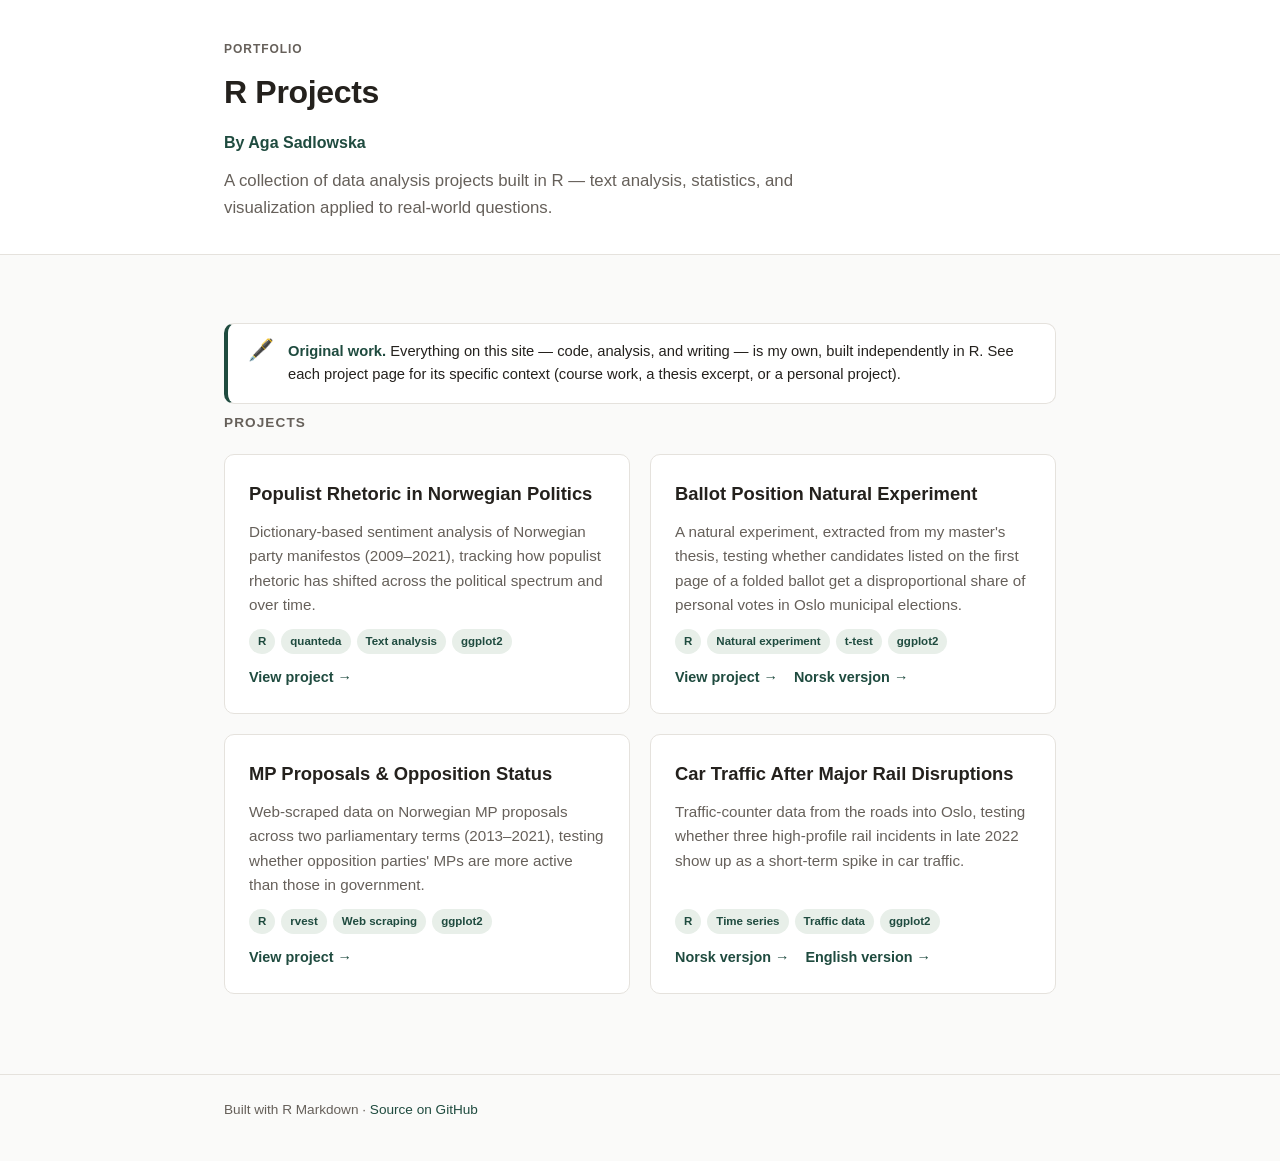
<file: docs/index.html>
<!DOCTYPE html>
<html lang="en">
<head>
<meta charset="UTF-8">
<meta name="viewport" content="width=device-width, initial-scale=1.0">
<title>Aga Sadlowska — R Projects Portfolio</title>
<meta name="description" content="A portfolio of R-based data analysis projects by Aga Sadlowska.">
<link rel="stylesheet" href="assets/style.css">
</head>
<body>

<header class="site-header">
  <div class="wrap">
    <p class="eyebrow">Portfolio</p>
    <h1>R Projects</h1>
    <p class="byline">By Aga Sadlowska</p>
    <p class="lede">A collection of data analysis projects built in R — text analysis, statistics, and visualization applied to real-world questions.</p>
  </div>
</header>

<main>
  <div class="wrap">

    <div class="authorship-box">
      <span class="badge">🖋️</span>
      <p><strong>Original work.</strong> Everything on this site — code, analysis, and writing — is my own, built independently in R. See each project page for its specific context (course work, a thesis excerpt, or a personal project).</p>
    </div>

    <p class="section-title">Projects</p>
    <div class="project-grid">

      <div class="card">
        <h2>Populist Rhetoric in Norwegian Politics</h2>
        <p>Dictionary-based sentiment analysis of Norwegian party manifestos (2009–2021), tracking how populist rhetoric has shifted across the political spectrum and over time.</p>
        <div class="tag-row">
          <span class="tag">R</span>
          <span class="tag">quanteda</span>
          <span class="tag">Text analysis</span>
          <span class="tag">ggplot2</span>
        </div>
        <a class="card-link" href="populism.html">View project →</a>
      </div>

      <div class="card">
        <h2>Ballot Position Natural Experiment</h2>
        <p>A natural experiment, extracted from my master's thesis, testing whether candidates listed on the first page of a folded ballot get a disproportional share of personal votes in Oslo municipal elections.</p>
        <div class="tag-row">
          <span class="tag">R</span>
          <span class="tag">Natural experiment</span>
          <span class="tag">t-test</span>
          <span class="tag">ggplot2</span>
        </div>
        <div style="display:flex; gap:16px;">
          <a class="card-link" href="ballot-position.html">View project →</a>
          <a class="card-link" href="ballot-position-no.html">Norsk versjon →</a>
        </div>
      </div>

      <div class="card">
        <h2>MP Proposals &amp; Opposition Status</h2>
        <p>Web-scraped data on Norwegian MP proposals across two parliamentary terms (2013–2021), testing whether opposition parties' MPs are more active than those in government.</p>
        <div class="tag-row">
          <span class="tag">R</span>
          <span class="tag">rvest</span>
          <span class="tag">Web scraping</span>
          <span class="tag">ggplot2</span>
        </div>
        <a class="card-link" href="proposals.html">View project →</a>
      </div>

      <div class="card">
        <h2>Car Traffic After Major Rail Disruptions</h2>
        <p>Traffic-counter data from the roads into Oslo, testing whether three high-profile rail incidents in late 2022 show up as a short-term spike in car traffic.</p>
        <div class="tag-row">
          <span class="tag">R</span>
          <span class="tag">Time series</span>
          <span class="tag">Traffic data</span>
          <span class="tag">ggplot2</span>
        </div>
        <div style="display:flex; gap:16px;">
          <a class="card-link" href="aadt-no.html">Norsk versjon →</a>
          <a class="card-link" href="aadt.html">English version →</a>
        </div>
      </div>

    </div>
  </div>
</main>

<footer class="site-footer">
  <div class="wrap">
    Built with R Markdown · <a href="https://github.com/agasadlowska/R_projects">Source on GitHub</a>
  </div>
</footer>

</body>
</html>
</file>
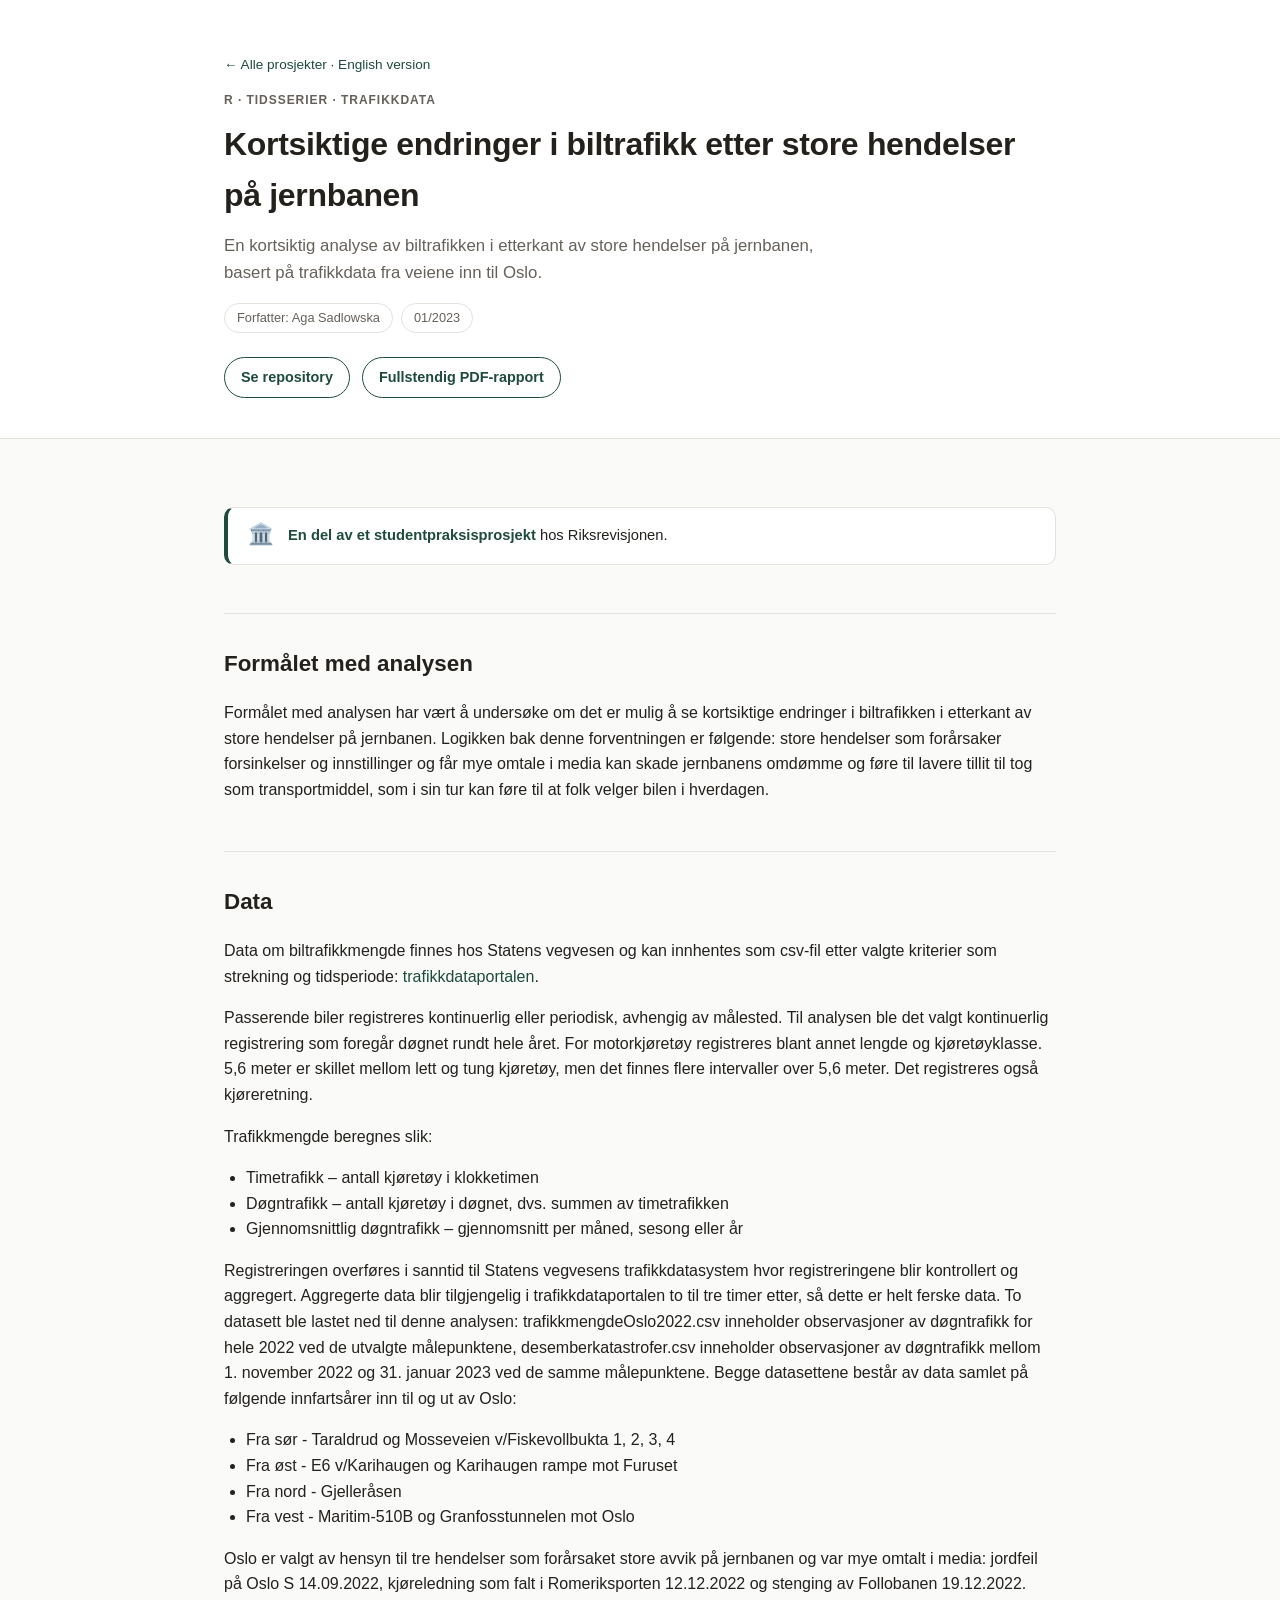
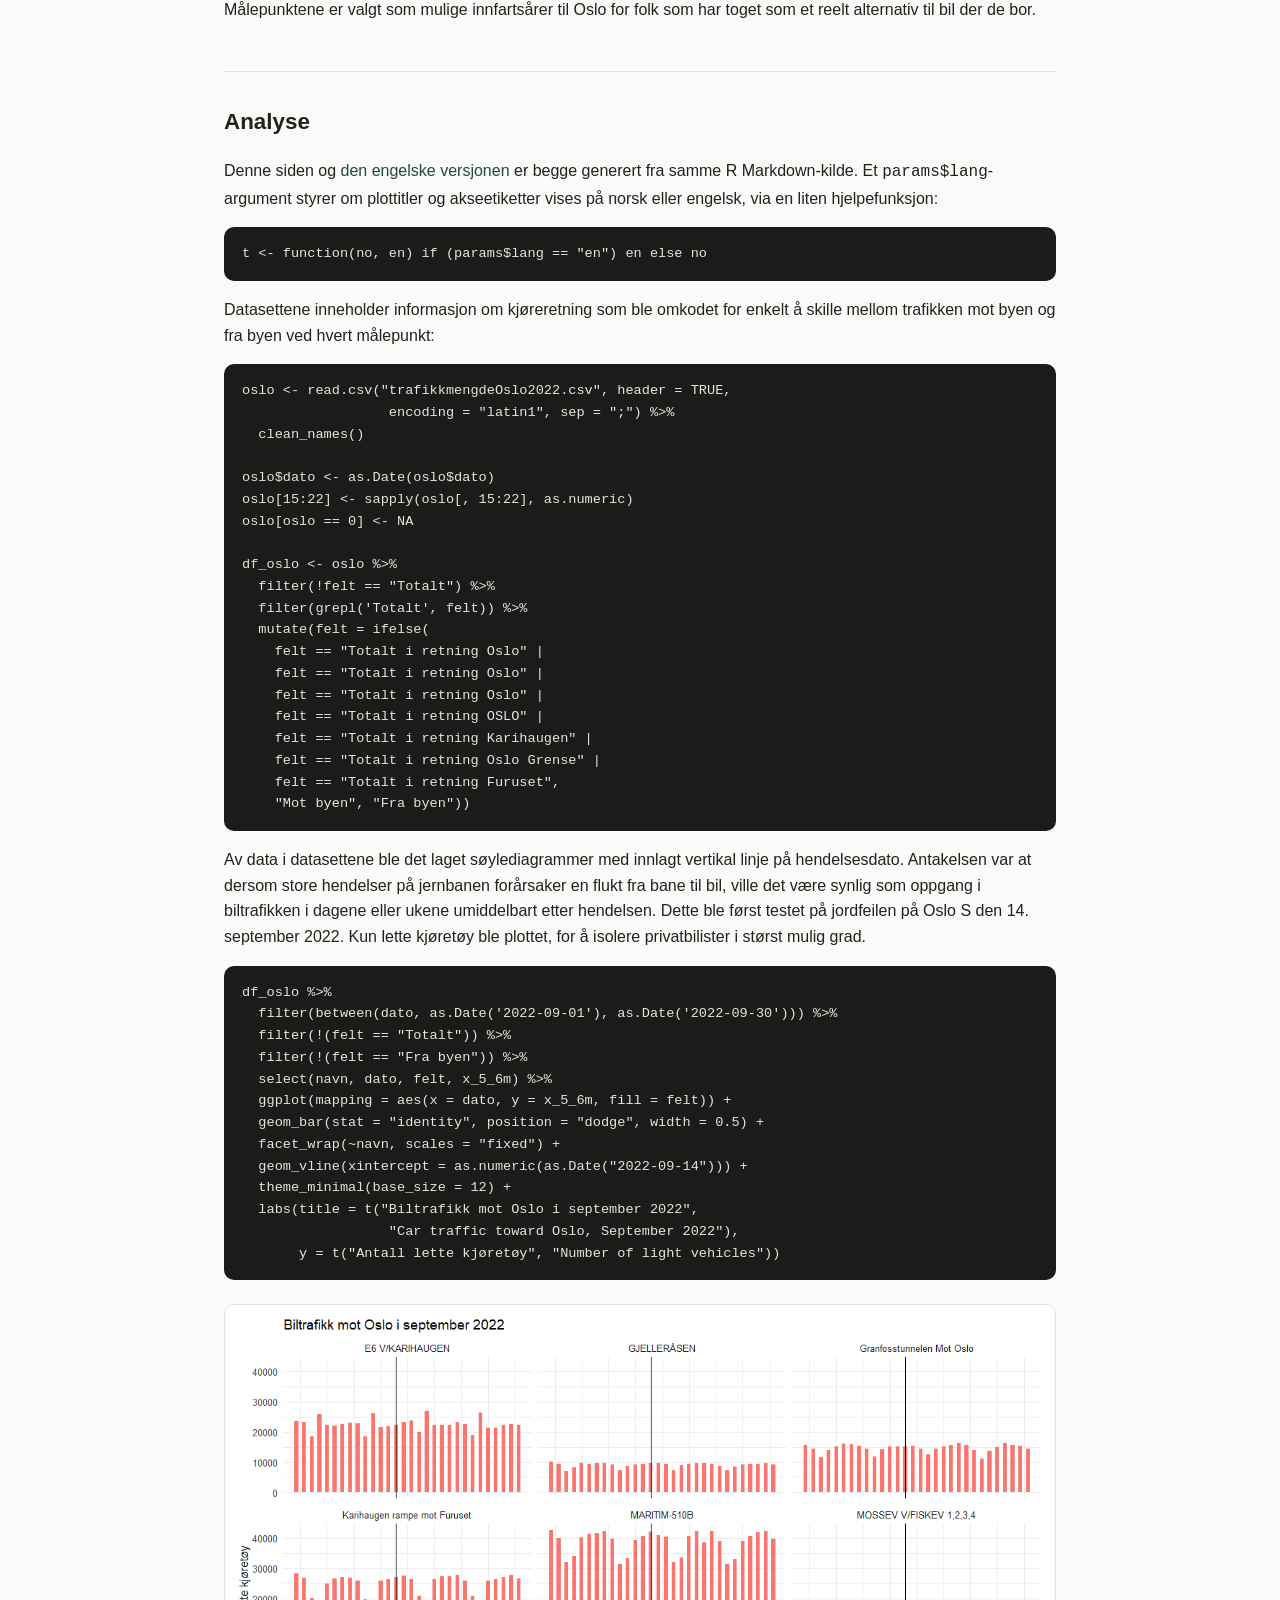
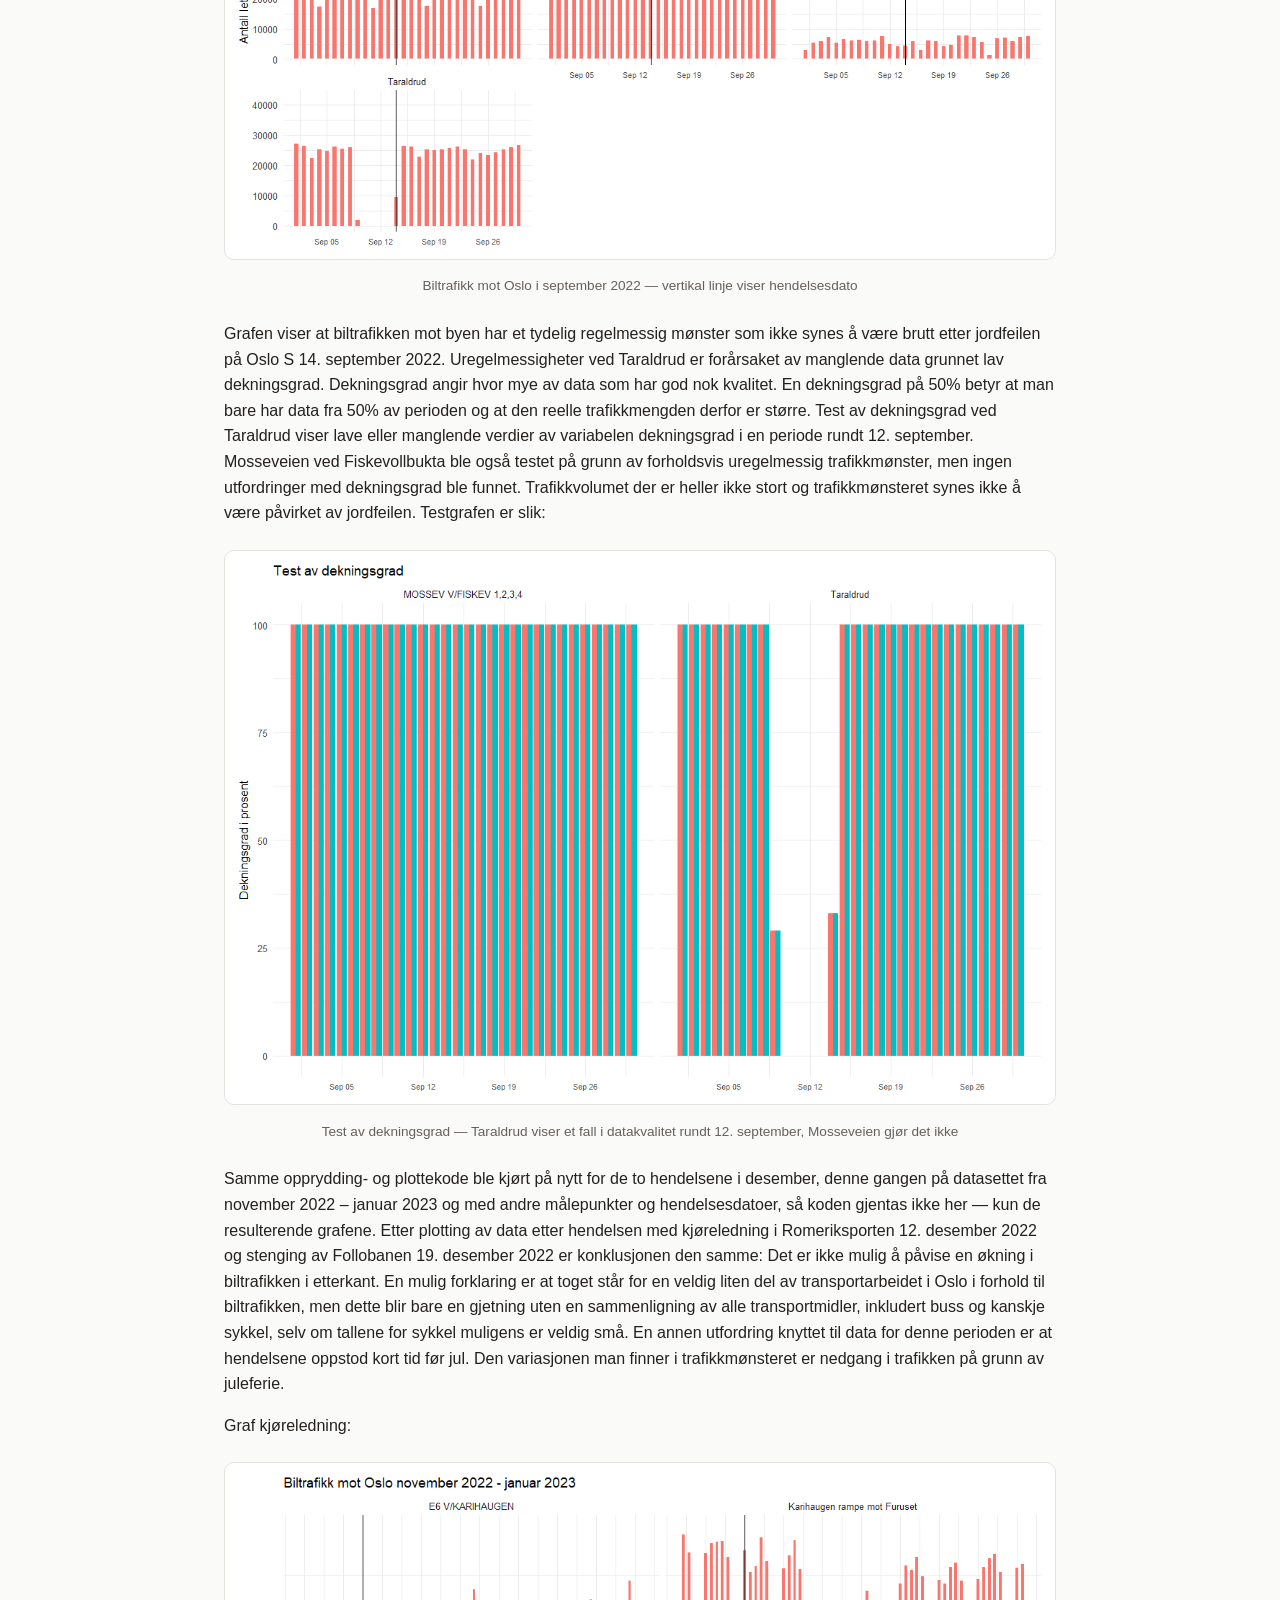
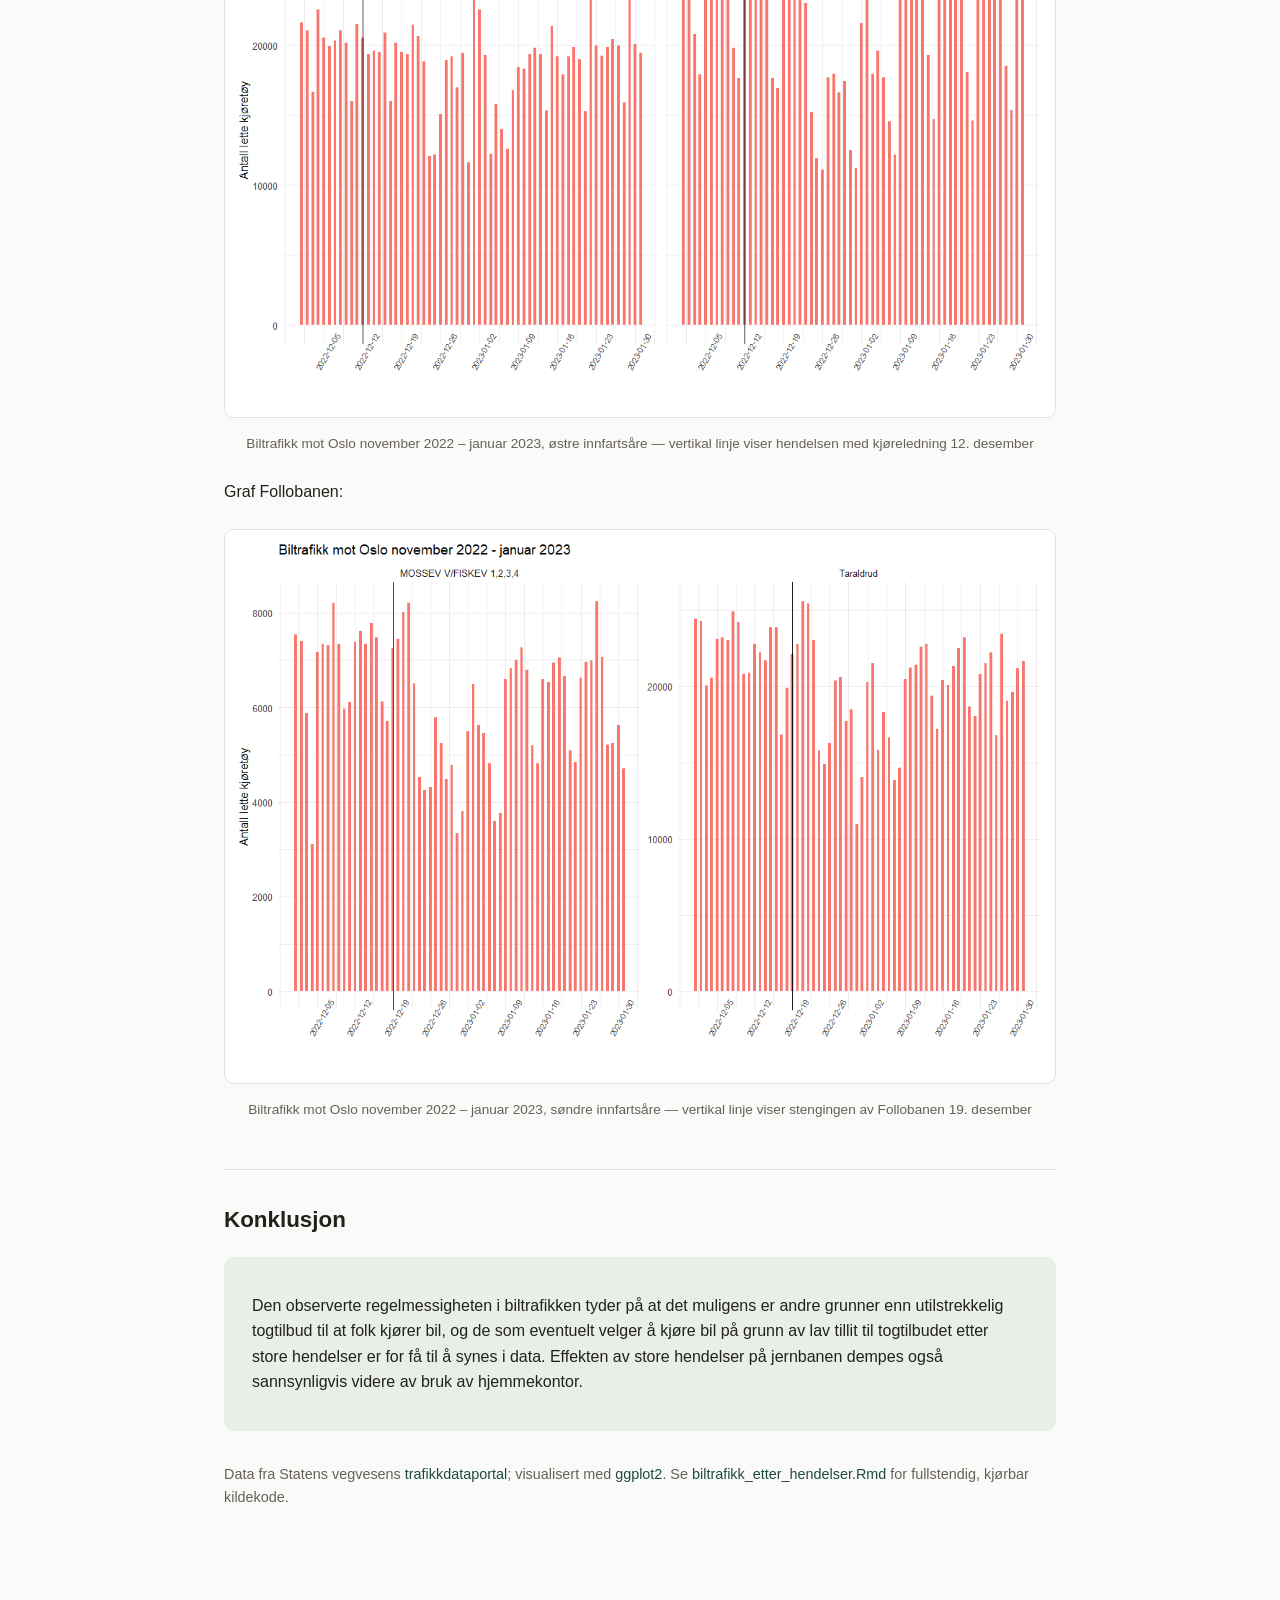
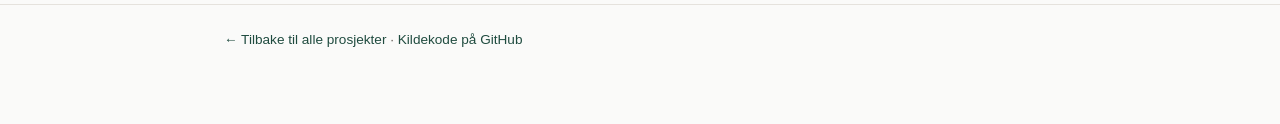
<file: docs/aadt-no.html>
<!DOCTYPE html>
<html lang="no">
<head>
<meta charset="UTF-8">
<meta name="viewport" content="width=device-width, initial-scale=1.0">
<title>Biltrafikk etter store hendelser på jernbanen — Aga Sadlowska</title>
<meta name="description" content="Gir store hendelser på jernbanen utslag i biltrafikken? En kortsiktig analyse av trafikkdata fra veiene inn til Oslo, rundt tre hendelser høsten 2022.">
<link rel="stylesheet" href="assets/style.css">
</head>
<body>

<header class="site-header">
  <div class="wrap">
    <p class="breadcrumb"><a href="index.html">← Alle prosjekter</a> · <a href="aadt.html">English version</a></p>
    <p class="eyebrow">R · Tidsserier · Trafikkdata</p>
    <h1>Kortsiktige endringer i biltrafikk etter store hendelser på jernbanen</h1>
    <p class="lede">En kortsiktig analyse av biltrafikken i etterkant av store hendelser på jernbanen, basert på trafikkdata fra veiene inn til Oslo.</p>
    <div class="meta-row">
      <span class="pill">Forfatter: Aga Sadlowska</span>
      <span class="pill">01/2023</span>
    </div>
    <div class="resource-row">
      <a class="btn" href="https://github.com/agasadlowska/R_projects/tree/main/AADT">Se repository</a>
      <a class="btn" href="assets/aadt/biltrafikk_etter_hendelser.pdf">Fullstendig PDF-rapport</a>
    </div>
  </div>
</header>

<main>
  <div class="wrap">
    <article class="project">

      <div class="authorship-box">
        <span class="badge">🏛️</span>
        <p><strong>En del av et studentpraksisprosjekt</strong> hos Riksrevisjonen.</p>
      </div>

      <h2>Formålet med analysen</h2>
      <p>Formålet med analysen har vært å undersøke om det er mulig å se kortsiktige endringer i biltrafikken i etterkant av store hendelser på jernbanen. Logikken bak denne forventningen er følgende: store hendelser som forårsaker forsinkelser og innstillinger og får mye omtale i media kan skade jernbanens omdømme og føre til lavere tillit til tog som transportmiddel, som i sin tur kan føre til at folk velger bilen i hverdagen.</p>

      <h2>Data</h2>
      <p>Data om biltrafikkmengde finnes hos Statens vegvesen og kan innhentes som csv-fil etter valgte kriterier som strekning og tidsperiode: <a href="https://www.vegvesen.no/trafikkdata/start/kart?lat=59.86979411079935&amp;lon=10.573899505301604&amp;trafficType=vehicle&amp;zoom=10">trafikkdataportalen</a>.</p>
      <p>Passerende biler registreres kontinuerlig eller periodisk, avhengig av målested. Til analysen ble det valgt kontinuerlig registrering som foregår døgnet rundt hele året. For motorkjøretøy registreres blant annet lengde og kjøretøyklasse. 5,6 meter er skillet mellom lett og tung kjøretøy, men det finnes flere intervaller over 5,6 meter. Det registreres også kjøreretning.</p>
      <p>Trafikkmengde beregnes slik:</p>
      <ul>
        <li>Timetrafikk – antall kjøretøy i klokketimen</li>
        <li>Døgntrafikk – antall kjøretøy i døgnet, dvs. summen av timetrafikken</li>
        <li>Gjennomsnittlig døgntrafikk – gjennomsnitt per måned, sesong eller år</li>
      </ul>
      <p>Registreringen overføres i sanntid til Statens vegvesens trafikkdatasystem hvor registreringene blir kontrollert og aggregert. Aggregerte data blir tilgjengelig i trafikkdataportalen to til tre timer etter, så dette er helt ferske data. To datasett ble lastet ned til denne analysen: trafikkmengdeOslo2022.csv inneholder observasjoner av døgntrafikk for hele 2022 ved de utvalgte målepunktene, desemberkatastrofer.csv inneholder observasjoner av døgntrafikk mellom 1. november 2022 og 31. januar 2023 ved de samme målepunktene. Begge datasettene består av data samlet på følgende innfartsårer inn til og ut av Oslo:</p>
      <ul>
        <li>Fra sør - Taraldrud og Mosseveien v/Fiskevollbukta 1, 2, 3, 4</li>
        <li>Fra øst - E6 v/Karihaugen og Karihaugen rampe mot Furuset</li>
        <li>Fra nord - Gjelleråsen</li>
        <li>Fra vest - Maritim-510B og Granfosstunnelen mot Oslo</li>
      </ul>
      <p>Oslo er valgt av hensyn til tre hendelser som forårsaket store avvik på jernbanen og var mye omtalt i media: jordfeil på Oslo S 14.09.2022, kjøreledning som falt i Romeriksporten 12.12.2022 og stenging av Follobanen 19.12.2022. Målepunktene er valgt som mulige innfartsårer til Oslo for folk som har toget som et reelt alternativ til bil der de bor.</p>

      <h2>Analyse</h2>
      <p>Denne siden og <a href="aadt.html">den engelske versjonen</a> er begge generert fra samme R Markdown-kilde. Et <code>params$lang</code>-argument styrer om plottitler og akseetiketter vises på norsk eller engelsk, via en liten hjelpefunksjon:</p>

<pre><code>t &lt;- function(no, en) if (params$lang == "en") en else no</code></pre>

      <p>Datasettene inneholder informasjon om kjøreretning som ble omkodet for enkelt å skille mellom trafikken mot byen og fra byen ved hvert målepunkt:</p>

<pre><code>oslo &lt;- read.csv("trafikkmengdeOslo2022.csv", header = TRUE,
                  encoding = "latin1", sep = ";") %&gt;%
  clean_names()

oslo$dato &lt;- as.Date(oslo$dato)
oslo[15:22] &lt;- sapply(oslo[, 15:22], as.numeric)
oslo[oslo == 0] &lt;- NA

df_oslo &lt;- oslo %&gt;%
  filter(!felt == "Totalt") %&gt;%
  filter(grepl('Totalt', felt)) %&gt;%
  mutate(felt = ifelse(
    felt == "Totalt i retning Oslo" |
    felt == "Totalt i retning Oslo" |
    felt == "Totalt i retning Oslo" |
    felt == "Totalt i retning OSLO" |
    felt == "Totalt i retning Karihaugen" |
    felt == "Totalt i retning Oslo Grense" |
    felt == "Totalt i retning Furuset",
    "Mot byen", "Fra byen"))</code></pre>

      <p>Av data i datasettene ble det laget søylediagrammer med innlagt vertikal linje på hendelsesdato. Antakelsen var at dersom store hendelser på jernbanen forårsaker en flukt fra bane til bil, ville det være synlig som oppgang i biltrafikken i dagene eller ukene umiddelbart etter hendelsen. Dette ble først testet på jordfeilen på Oslo S den 14. september 2022. Kun lette kjøretøy ble plottet, for å isolere privatbilister i størst mulig grad.</p>

<pre><code>df_oslo %&gt;%
  filter(between(dato, as.Date('2022-09-01'), as.Date('2022-09-30'))) %&gt;%
  filter(!(felt == "Totalt")) %&gt;%
  filter(!(felt == "Fra byen")) %&gt;%
  select(navn, dato, felt, x_5_6m) %&gt;%
  ggplot(mapping = aes(x = dato, y = x_5_6m, fill = felt)) +
  geom_bar(stat = "identity", position = "dodge", width = 0.5) +
  facet_wrap(~navn, scales = "fixed") +
  geom_vline(xintercept = as.numeric(as.Date("2022-09-14"))) +
  theme_minimal(base_size = 12) +
  labs(title = t("Biltrafikk mot Oslo i september 2022",
                  "Car traffic toward Oslo, September 2022"),
       y = t("Antall lette kjøretøy", "Number of light vehicles"))</code></pre>

      <figure>
        <img src="assets/aadt/september-jordfeil.png" alt="Søylediagram: biltrafikk mot Oslo ved sju målepunkter, september 2022, med vertikal linje for hendelsen 14. september">
        <figcaption>Biltrafikk mot Oslo i september 2022 — vertikal linje viser hendelsesdato</figcaption>
      </figure>

      <p>Grafen viser at biltrafikken mot byen har et tydelig regelmessig mønster som ikke synes å være brutt etter jordfeilen på Oslo S 14. september 2022. Uregelmessigheter ved Taraldrud er forårsaket av manglende data grunnet lav dekningsgrad. Dekningsgrad angir hvor mye av data som har god nok kvalitet. En dekningsgrad på 50% betyr at man bare har data fra 50% av perioden og at den reelle trafikkmengden derfor er større. Test av dekningsgrad ved Taraldrud viser lave eller manglende verdier av variabelen dekningsgrad i en periode rundt 12. september. Mosseveien ved Fiskevollbukta ble også testet på grunn av forholdsvis uregelmessig trafikkmønster, men ingen utfordringer med dekningsgrad ble funnet. Trafikkvolumet der er heller ikke stort og trafikkmønsteret synes ikke å være påvirket av jordfeilen. Testgrafen er slik:</p>

      <figure>
        <img src="assets/aadt/dekningsgrad-test.png" alt="Søylediagram: dekningsgrad ved målepunktene Taraldrud og Mosseveien, september 2022">
        <figcaption>Test av dekningsgrad — Taraldrud viser et fall i datakvalitet rundt 12. september, Mosseveien gjør det ikke</figcaption>
      </figure>

      <p>Samme opprydding- og plottekode ble kjørt på nytt for de to hendelsene i desember, denne gangen på datasettet fra november 2022 – januar 2023 og med andre målepunkter og hendelsesdatoer, så koden gjentas ikke her — kun de resulterende grafene. Etter plotting av data etter hendelsen med kjøreledning i Romeriksporten 12. desember 2022 og stenging av Follobanen 19. desember 2022 er konklusjonen den samme: Det er ikke mulig å påvise en økning i biltrafikken i etterkant. En mulig forklaring er at toget står for en veldig liten del av transportarbeidet i Oslo i forhold til biltrafikken, men dette blir bare en gjetning uten en sammenligning av alle transportmidler, inkludert buss og kanskje sykkel, selv om tallene for sykkel muligens er veldig små. En annen utfordring knyttet til data for denne perioden er at hendelsene oppstod kort tid før jul. Den variasjonen man finner i trafikkmønsteret er nedgang i trafikken på grunn av juleferie.</p>

      <p>Graf kjøreledning:</p>

      <figure>
        <img src="assets/aadt/desember-kjoreledning.png" alt="Søylediagram: biltrafikk mot Oslo ved Karihaugen, november 2022-januar 2023, med vertikal linje for hendelsen 12. desember">
        <figcaption>Biltrafikk mot Oslo november 2022 – januar 2023, østre innfartsåre — vertikal linje viser hendelsen med kjøreledning 12. desember</figcaption>
      </figure>

      <p>Graf Follobanen:</p>

      <figure>
        <img src="assets/aadt/desember-follobanen.png" alt="Søylediagram: biltrafikk mot Oslo ved Taraldrud og Mosseveien, november 2022-januar 2023, med vertikal linje for stengingen av Follobanen 19. desember">
        <figcaption>Biltrafikk mot Oslo november 2022 – januar 2023, søndre innfartsåre — vertikal linje viser stengingen av Follobanen 19. desember</figcaption>
      </figure>

      <h2>Konklusjon</h2>
      <div class="conclusion-list">
        <p>Den observerte regelmessigheten i biltrafikken tyder på at det muligens er andre grunner enn utilstrekkelig togtilbud til at folk kjører bil, og de som eventuelt velger å kjøre bil på grunn av lav tillit til togtilbudet etter store hendelser er for få til å synes i data. Effekten av store hendelser på jernbanen dempes også sannsynligvis videre av bruk av hjemmekontor.</p>
      </div>

      <p style="margin-top:32px; color: var(--text-muted); font-size: 0.9rem;">Data fra Statens vegvesens <a href="https://www.vegvesen.no/trafikkdata/">trafikkdataportal</a>; visualisert med <a href="https://ggplot2.tidyverse.org/">ggplot2</a>. Se <a href="https://github.com/agasadlowska/R_projects/blob/main/AADT/biltrafikk_etter_hendelser.Rmd">biltrafikk_etter_hendelser.Rmd</a> for fullstendig, kjørbar kildekode.</p>

    </article>
  </div>
</main>

<footer class="site-footer">
  <div class="wrap">
    <a href="index.html">← Tilbake til alle prosjekter</a> · <a href="https://github.com/agasadlowska/R_projects">Kildekode på GitHub</a>
  </div>
</footer>

</body>
</html>
</file>
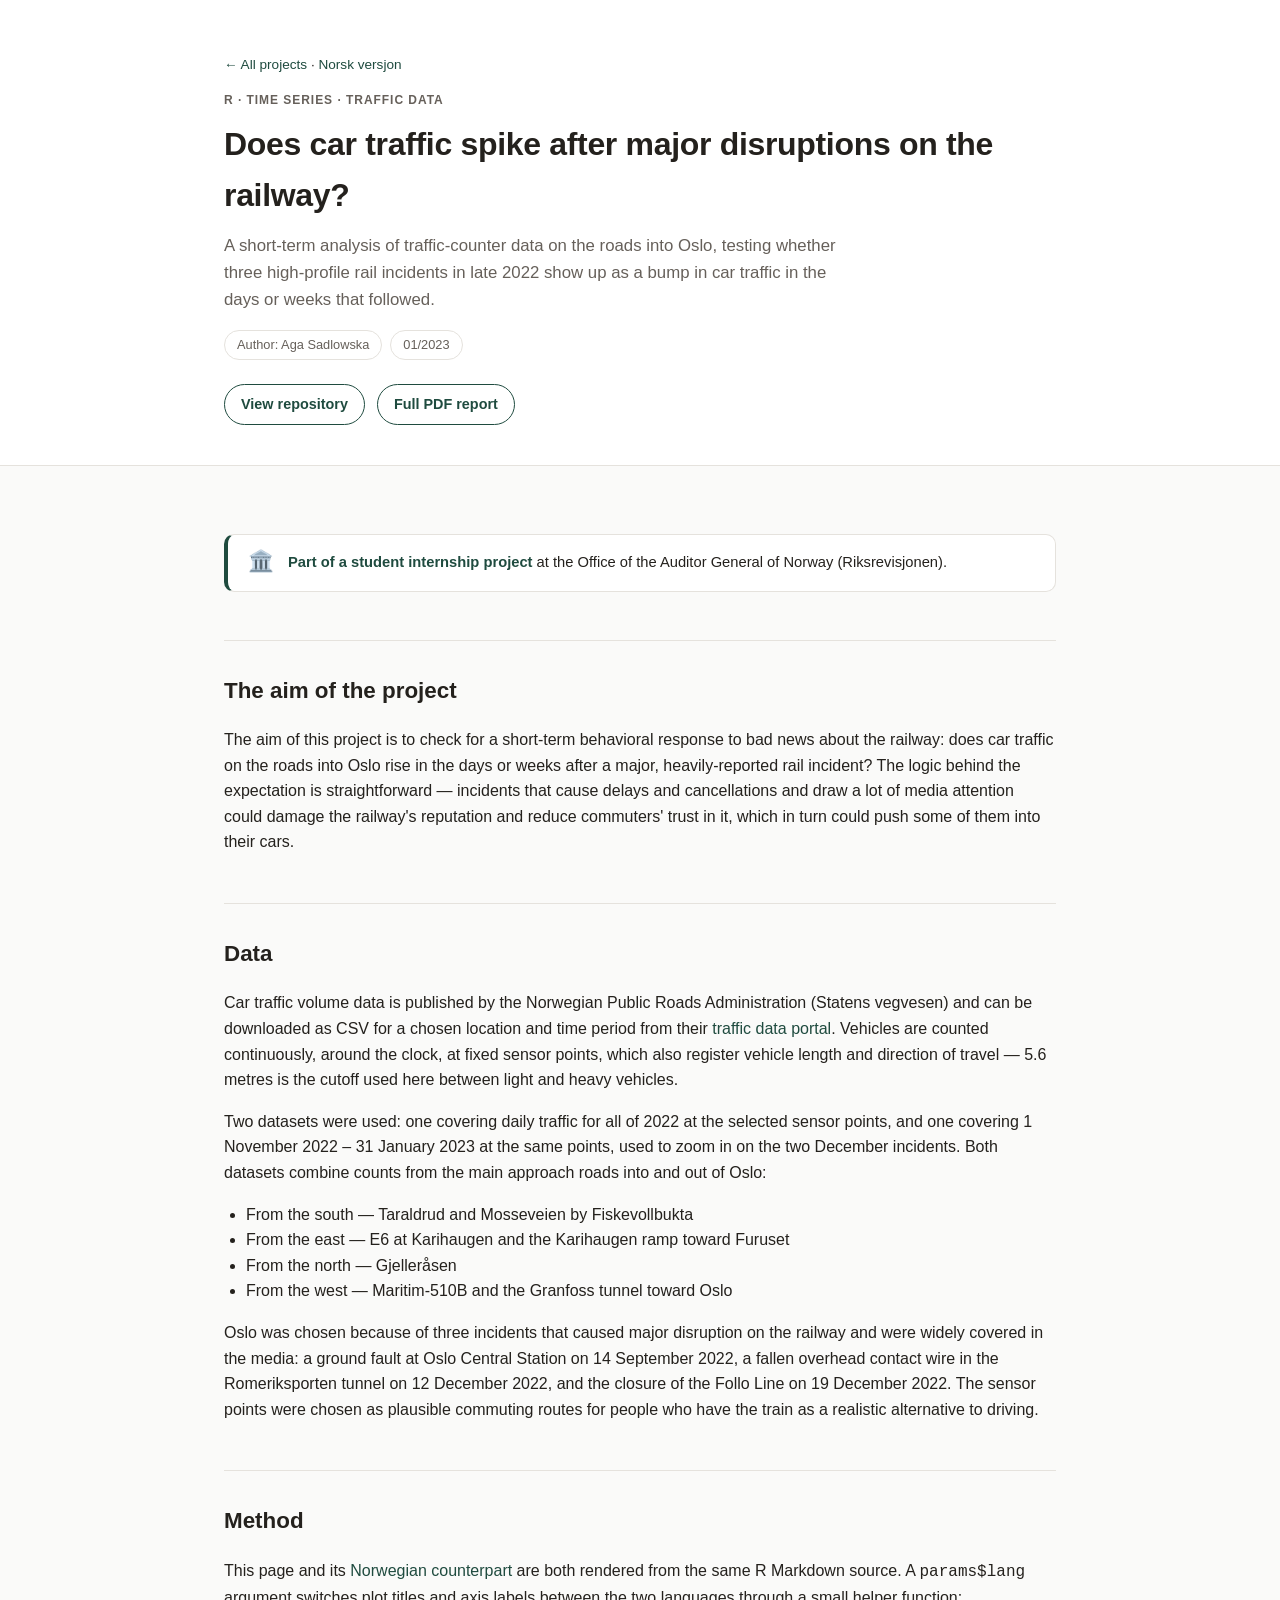
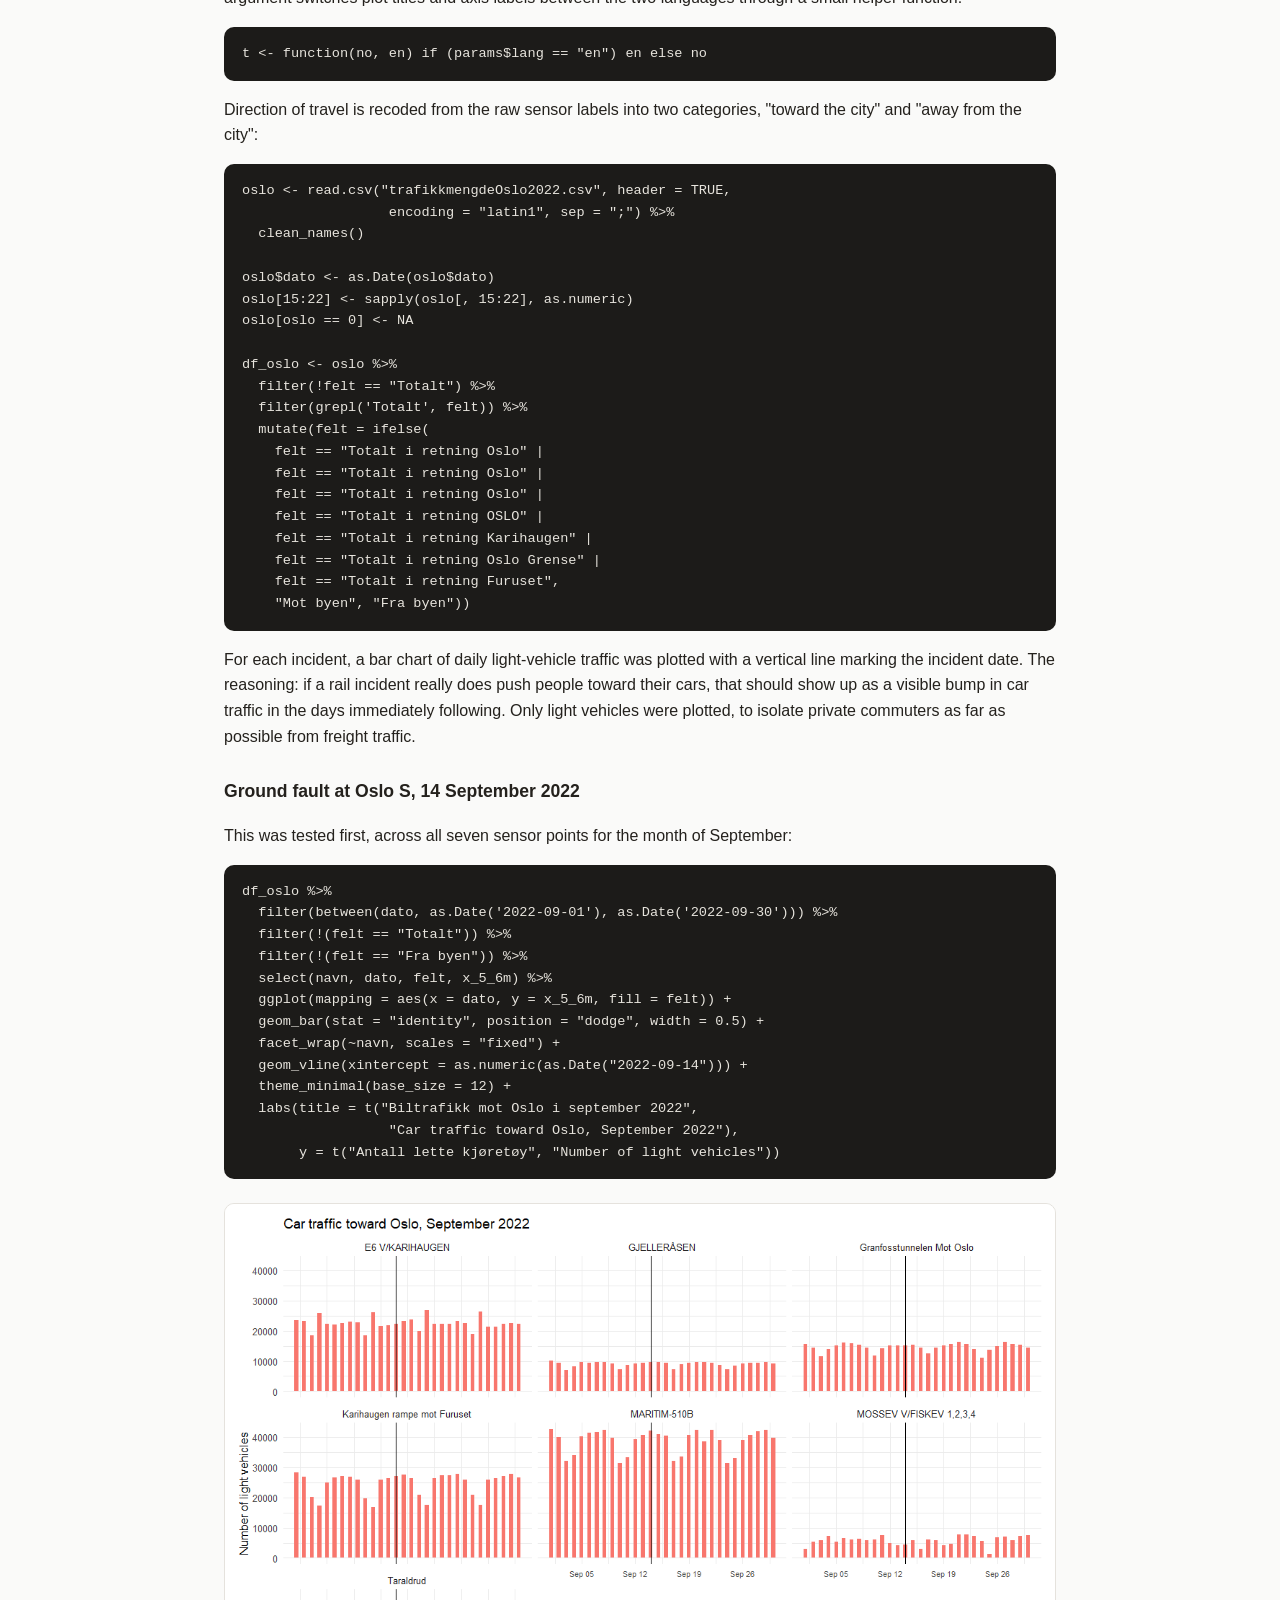
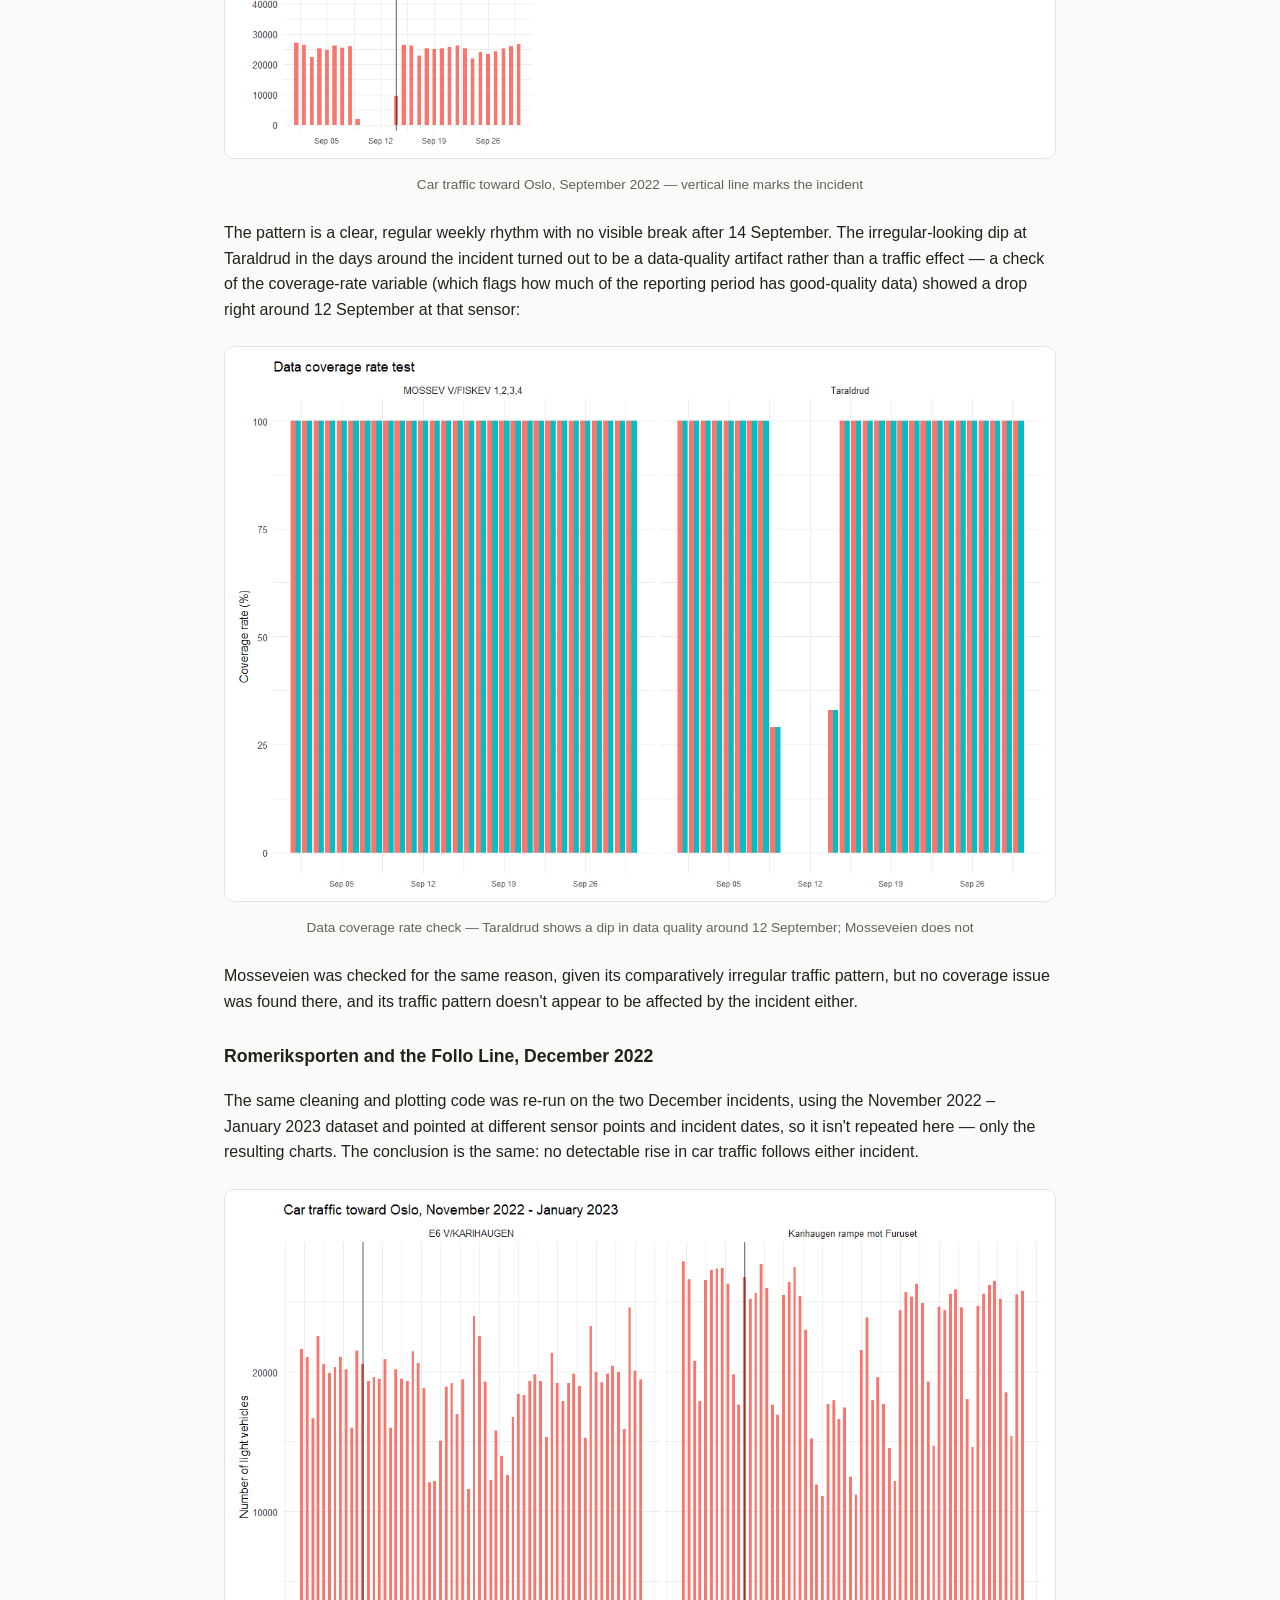
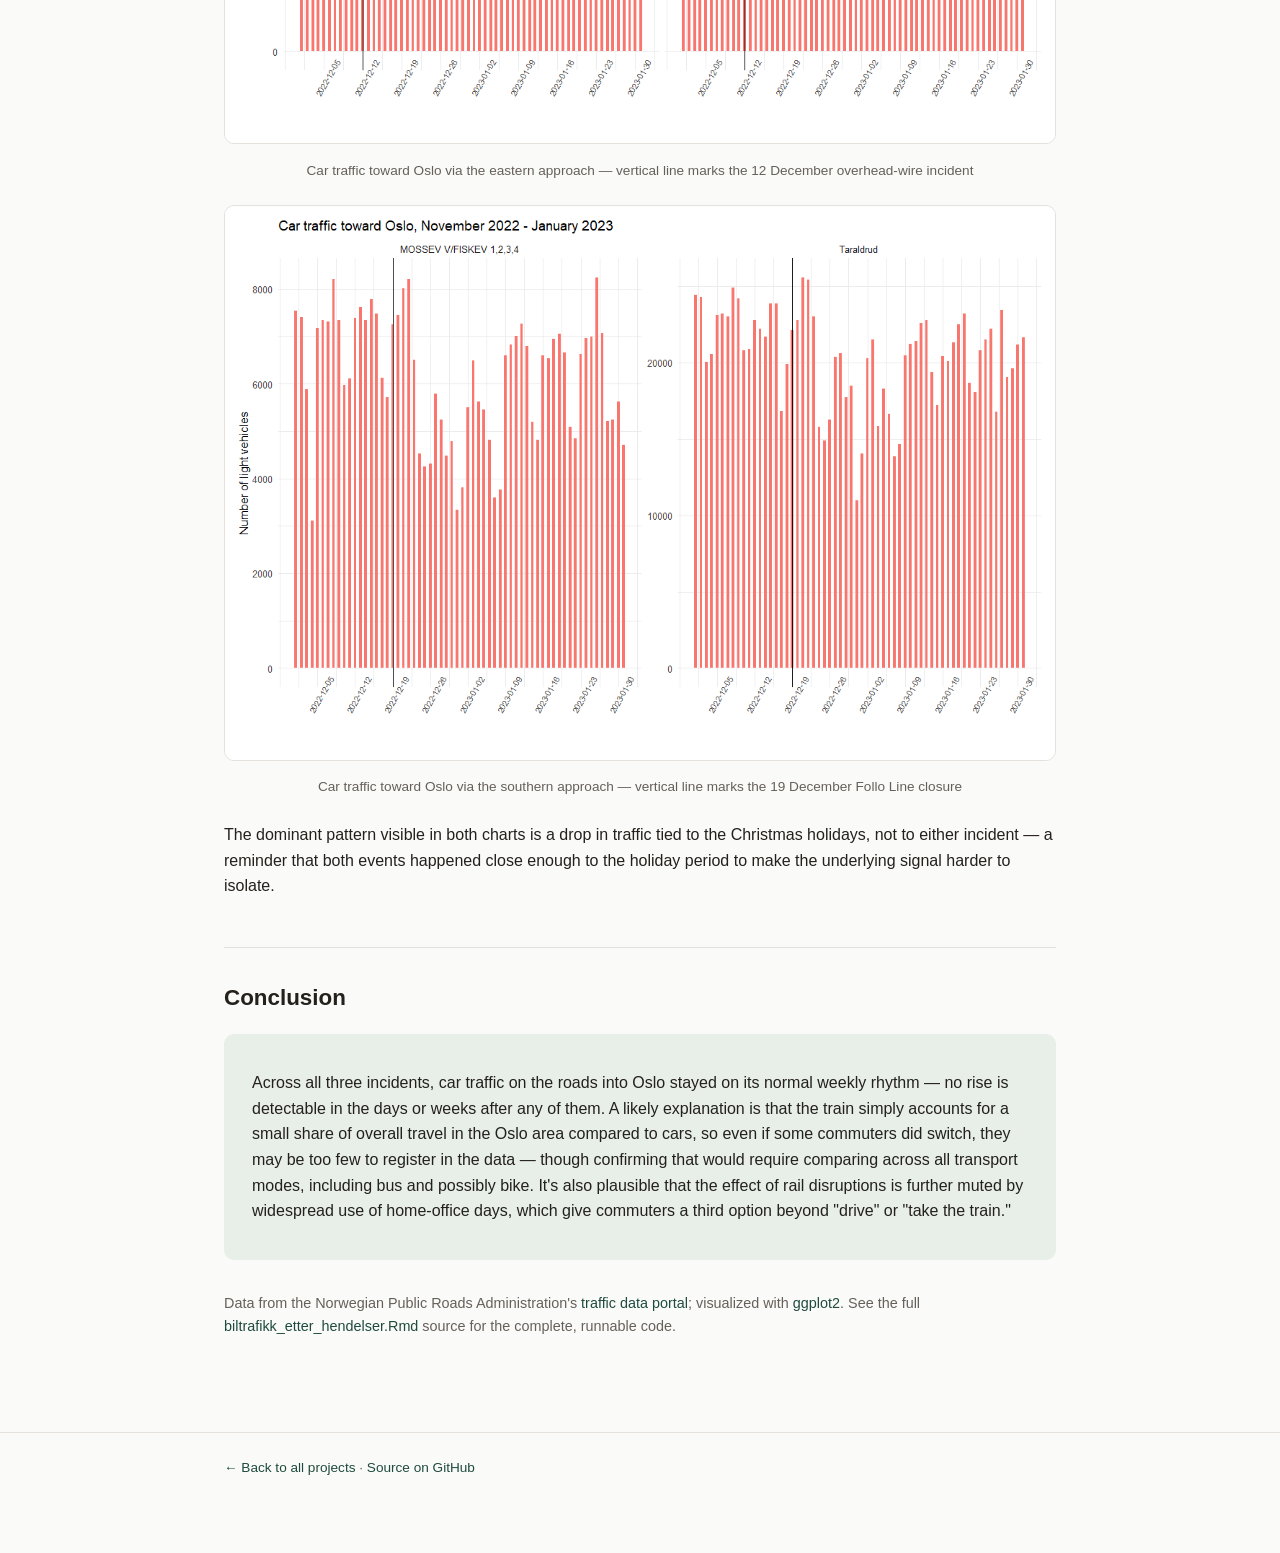
<file: docs/aadt.html>
<!DOCTYPE html>
<html lang="en">
<head>
<meta charset="UTF-8">
<meta name="viewport" content="width=device-width, initial-scale=1.0">
<title>Car Traffic After Major Rail Disruptions — Aga Sadlowska</title>
<meta name="description" content="Does car traffic spike after major disruptions on the Oslo rail network? A short-term analysis of traffic-counter data from three 2022 incidents.">
<link rel="stylesheet" href="assets/style.css">
</head>
<body>

<header class="site-header">
  <div class="wrap">
    <p class="breadcrumb"><a href="index.html">← All projects</a> · <a href="aadt-no.html">Norsk versjon</a></p>
    <p class="eyebrow">R · Time series · Traffic data</p>
    <h1>Does car traffic spike after major disruptions on the railway?</h1>
    <p class="lede">A short-term analysis of traffic-counter data on the roads into Oslo, testing whether three high-profile rail incidents in late 2022 show up as a bump in car traffic in the days or weeks that followed.</p>
    <div class="meta-row">
      <span class="pill">Author: Aga Sadlowska</span>
      <span class="pill">01/2023</span>
    </div>
    <div class="resource-row">
      <a class="btn" href="https://github.com/agasadlowska/R_projects/tree/main/AADT">View repository</a>
      <a class="btn" href="assets/aadt/biltrafikk_etter_hendelser.pdf">Full PDF report</a>
    </div>
  </div>
</header>

<main>
  <div class="wrap">
    <article class="project">

      <div class="authorship-box">
        <span class="badge">🏛️</span>
        <p><strong>Part of a student internship project</strong> at the Office of the Auditor General of Norway (Riksrevisjonen).</p>
      </div>

      <h2>The aim of the project</h2>
      <p>The aim of this project is to check for a short-term behavioral response to bad news about the railway: does car traffic on the roads into Oslo rise in the days or weeks after a major, heavily-reported rail incident? The logic behind the expectation is straightforward — incidents that cause delays and cancellations and draw a lot of media attention could damage the railway's reputation and reduce commuters' trust in it, which in turn could push some of them into their cars.</p>

      <h2>Data</h2>
      <p>Car traffic volume data is published by the Norwegian Public Roads Administration (Statens vegvesen) and can be downloaded as CSV for a chosen location and time period from their <a href="https://www.vegvesen.no/trafikkdata/start/kart">traffic data portal</a>. Vehicles are counted continuously, around the clock, at fixed sensor points, which also register vehicle length and direction of travel — 5.6 metres is the cutoff used here between light and heavy vehicles.</p>
      <p>Two datasets were used: one covering daily traffic for all of 2022 at the selected sensor points, and one covering 1 November 2022 – 31 January 2023 at the same points, used to zoom in on the two December incidents. Both datasets combine counts from the main approach roads into and out of Oslo:</p>
      <ul>
        <li>From the south — Taraldrud and Mosseveien by Fiskevollbukta</li>
        <li>From the east — E6 at Karihaugen and the Karihaugen ramp toward Furuset</li>
        <li>From the north — Gjelleråsen</li>
        <li>From the west — Maritim-510B and the Granfoss tunnel toward Oslo</li>
      </ul>
      <p>Oslo was chosen because of three incidents that caused major disruption on the railway and were widely covered in the media: a ground fault at Oslo Central Station on 14 September 2022, a fallen overhead contact wire in the Romeriksporten tunnel on 12 December 2022, and the closure of the Follo Line on 19 December 2022. The sensor points were chosen as plausible commuting routes for people who have the train as a realistic alternative to driving.</p>

      <h2>Method</h2>
      <p>This page and its <a href="aadt-no.html">Norwegian counterpart</a> are both rendered from the same R Markdown source. A <code>params$lang</code> argument switches plot titles and axis labels between the two languages through a small helper function:</p>

<pre><code>t &lt;- function(no, en) if (params$lang == "en") en else no</code></pre>

      <p>Direction of travel is recoded from the raw sensor labels into two categories, "toward the city" and "away from the city":</p>

<pre><code>oslo &lt;- read.csv("trafikkmengdeOslo2022.csv", header = TRUE,
                  encoding = "latin1", sep = ";") %&gt;%
  clean_names()

oslo$dato &lt;- as.Date(oslo$dato)
oslo[15:22] &lt;- sapply(oslo[, 15:22], as.numeric)
oslo[oslo == 0] &lt;- NA

df_oslo &lt;- oslo %&gt;%
  filter(!felt == "Totalt") %&gt;%
  filter(grepl('Totalt', felt)) %&gt;%
  mutate(felt = ifelse(
    felt == "Totalt i retning Oslo" |
    felt == "Totalt i retning Oslo" |
    felt == "Totalt i retning Oslo" |
    felt == "Totalt i retning OSLO" |
    felt == "Totalt i retning Karihaugen" |
    felt == "Totalt i retning Oslo Grense" |
    felt == "Totalt i retning Furuset",
    "Mot byen", "Fra byen"))</code></pre>

      <p>For each incident, a bar chart of daily light-vehicle traffic was plotted with a vertical line marking the incident date. The reasoning: if a rail incident really does push people toward their cars, that should show up as a visible bump in car traffic in the days immediately following. Only light vehicles were plotted, to isolate private commuters as far as possible from freight traffic.</p>

      <h3>Ground fault at Oslo S, 14 September 2022</h3>
      <p>This was tested first, across all seven sensor points for the month of September:</p>

<pre><code>df_oslo %&gt;%
  filter(between(dato, as.Date('2022-09-01'), as.Date('2022-09-30'))) %&gt;%
  filter(!(felt == "Totalt")) %&gt;%
  filter(!(felt == "Fra byen")) %&gt;%
  select(navn, dato, felt, x_5_6m) %&gt;%
  ggplot(mapping = aes(x = dato, y = x_5_6m, fill = felt)) +
  geom_bar(stat = "identity", position = "dodge", width = 0.5) +
  facet_wrap(~navn, scales = "fixed") +
  geom_vline(xintercept = as.numeric(as.Date("2022-09-14"))) +
  theme_minimal(base_size = 12) +
  labs(title = t("Biltrafikk mot Oslo i september 2022",
                  "Car traffic toward Oslo, September 2022"),
       y = t("Antall lette kjøretøy", "Number of light vehicles"))</code></pre>

      <figure>
        <img src="assets/aadt-en/september-jordfeil.png" alt="Bar charts: light-vehicle traffic toward Oslo at seven sensor points, September 2022, with a vertical line marking the 14 September incident">
        <figcaption>Car traffic toward Oslo, September 2022 — vertical line marks the incident</figcaption>
      </figure>

      <p>The pattern is a clear, regular weekly rhythm with no visible break after 14 September. The irregular-looking dip at Taraldrud in the days around the incident turned out to be a data-quality artifact rather than a traffic effect — a check of the coverage-rate variable (which flags how much of the reporting period has good-quality data) showed a drop right around 12 September at that sensor:</p>

      <figure>
        <img src="assets/aadt-en/dekningsgrad-test.png" alt="Bar chart: data coverage rate at Taraldrud and Mosseveien sensor points, September 2022">
        <figcaption>Data coverage rate check — Taraldrud shows a dip in data quality around 12 September; Mosseveien does not</figcaption>
      </figure>

      <p>Mosseveien was checked for the same reason, given its comparatively irregular traffic pattern, but no coverage issue was found there, and its traffic pattern doesn't appear to be affected by the incident either.</p>

      <h3>Romeriksporten and the Follo Line, December 2022</h3>
      <p>The same cleaning and plotting code was re-run on the two December incidents, using the November 2022 – January 2023 dataset and pointed at different sensor points and incident dates, so it isn't repeated here — only the resulting charts. The conclusion is the same: no detectable rise in car traffic follows either incident.</p>

      <figure>
        <img src="assets/aadt-en/desember-kjoreledning.png" alt="Bar charts: light-vehicle traffic toward Oslo at the Karihaugen sensor points, November 2022-January 2023, with a vertical line marking the 12 December incident">
        <figcaption>Car traffic toward Oslo via the eastern approach — vertical line marks the 12 December overhead-wire incident</figcaption>
      </figure>

      <figure>
        <img src="assets/aadt-en/desember-follobanen.png" alt="Bar charts: light-vehicle traffic toward Oslo at the Taraldrud and Mosseveien sensor points, November 2022-January 2023, with a vertical line marking the 19 December Follo Line closure">
        <figcaption>Car traffic toward Oslo via the southern approach — vertical line marks the 19 December Follo Line closure</figcaption>
      </figure>

      <p>The dominant pattern visible in both charts is a drop in traffic tied to the Christmas holidays, not to either incident — a reminder that both events happened close enough to the holiday period to make the underlying signal harder to isolate.</p>

      <h2>Conclusion</h2>
      <div class="conclusion-list">
        <p>Across all three incidents, car traffic on the roads into Oslo stayed on its normal weekly rhythm — no rise is detectable in the days or weeks after any of them. A likely explanation is that the train simply accounts for a small share of overall travel in the Oslo area compared to cars, so even if some commuters did switch, they may be too few to register in the data — though confirming that would require comparing across all transport modes, including bus and possibly bike. It's also plausible that the effect of rail disruptions is further muted by widespread use of home-office days, which give commuters a third option beyond "drive" or "take the train."</p>
      </div>

      <p style="margin-top:32px; color: var(--text-muted); font-size: 0.9rem;">Data from the Norwegian Public Roads Administration's <a href="https://www.vegvesen.no/trafikkdata/">traffic data portal</a>; visualized with <a href="https://ggplot2.tidyverse.org/">ggplot2</a>. See the full <a href="https://github.com/agasadlowska/R_projects/blob/main/AADT/biltrafikk_etter_hendelser.Rmd">biltrafikk_etter_hendelser.Rmd</a> source for the complete, runnable code.</p>

    </article>
  </div>
</main>

<footer class="site-footer">
  <div class="wrap">
    <a href="index.html">← Back to all projects</a> · <a href="https://github.com/agasadlowska/R_projects">Source on GitHub</a>
  </div>
</footer>

</body>
</html>
</file>
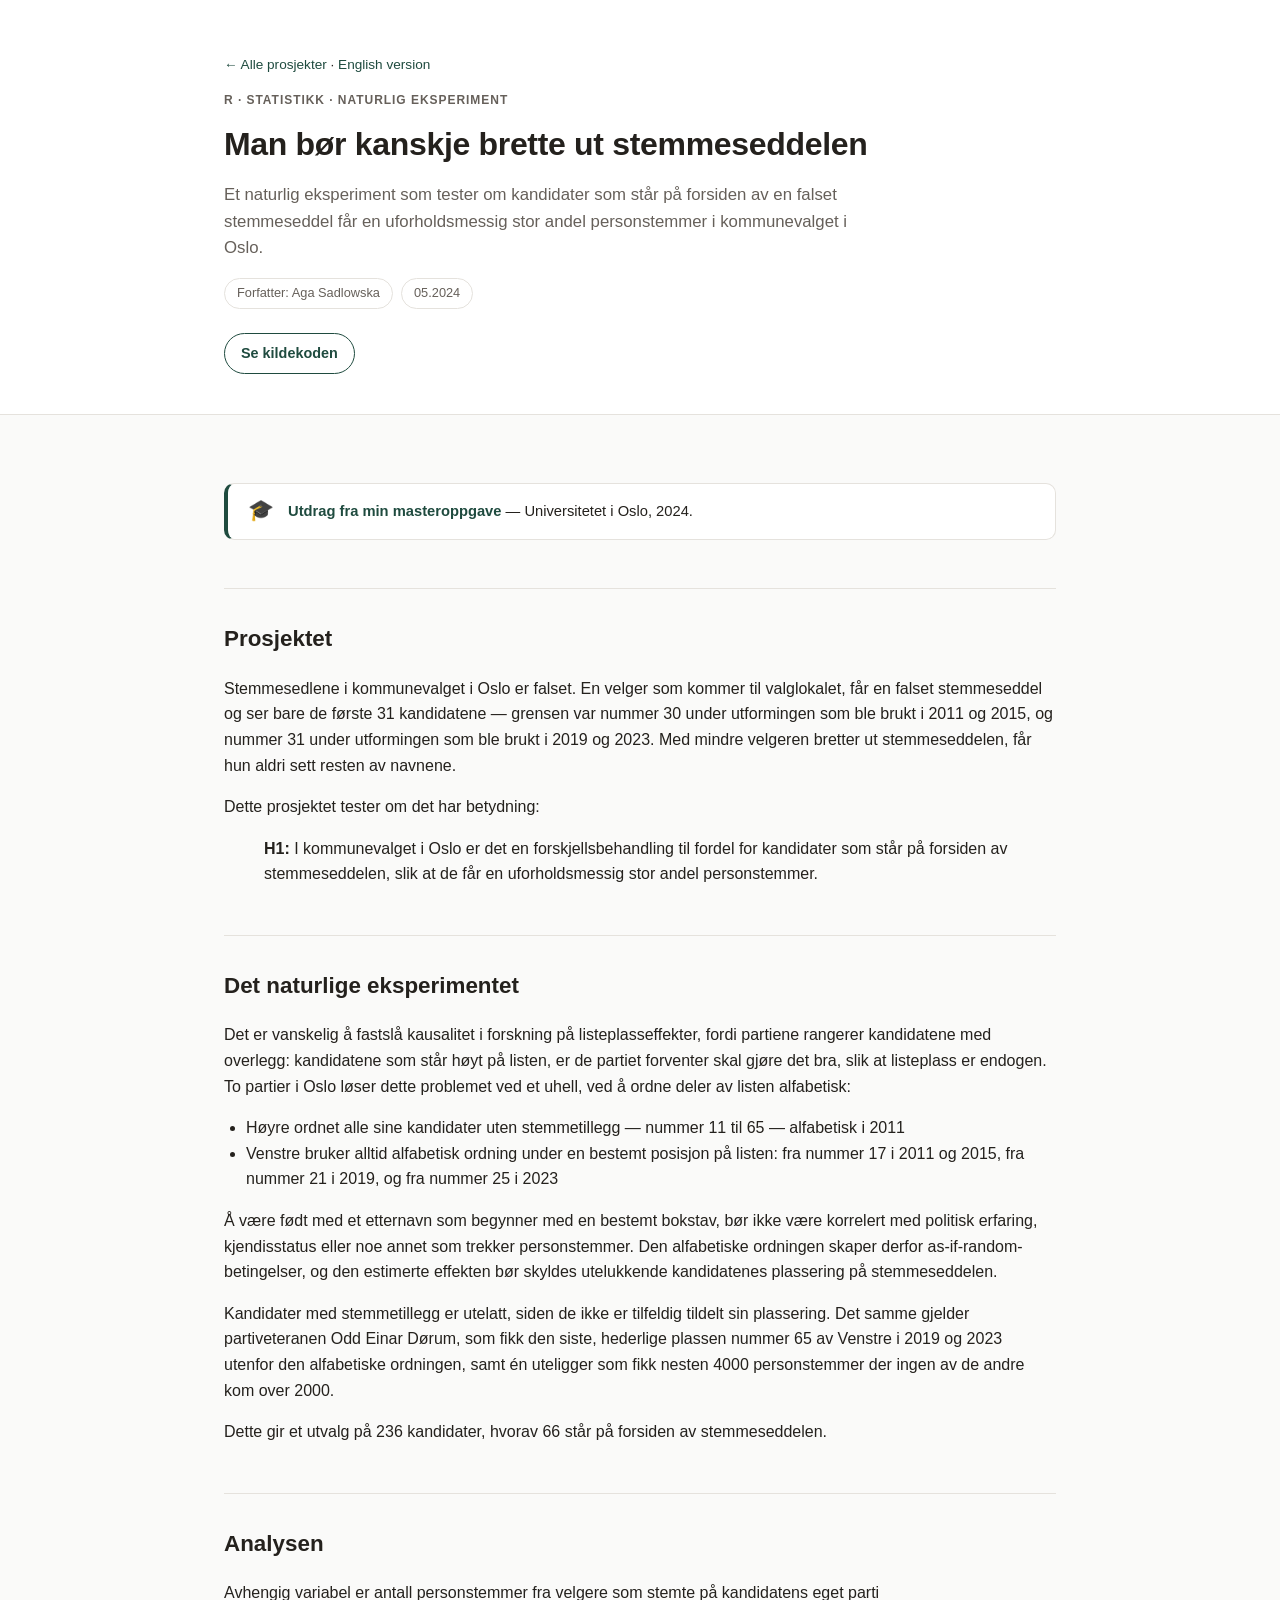
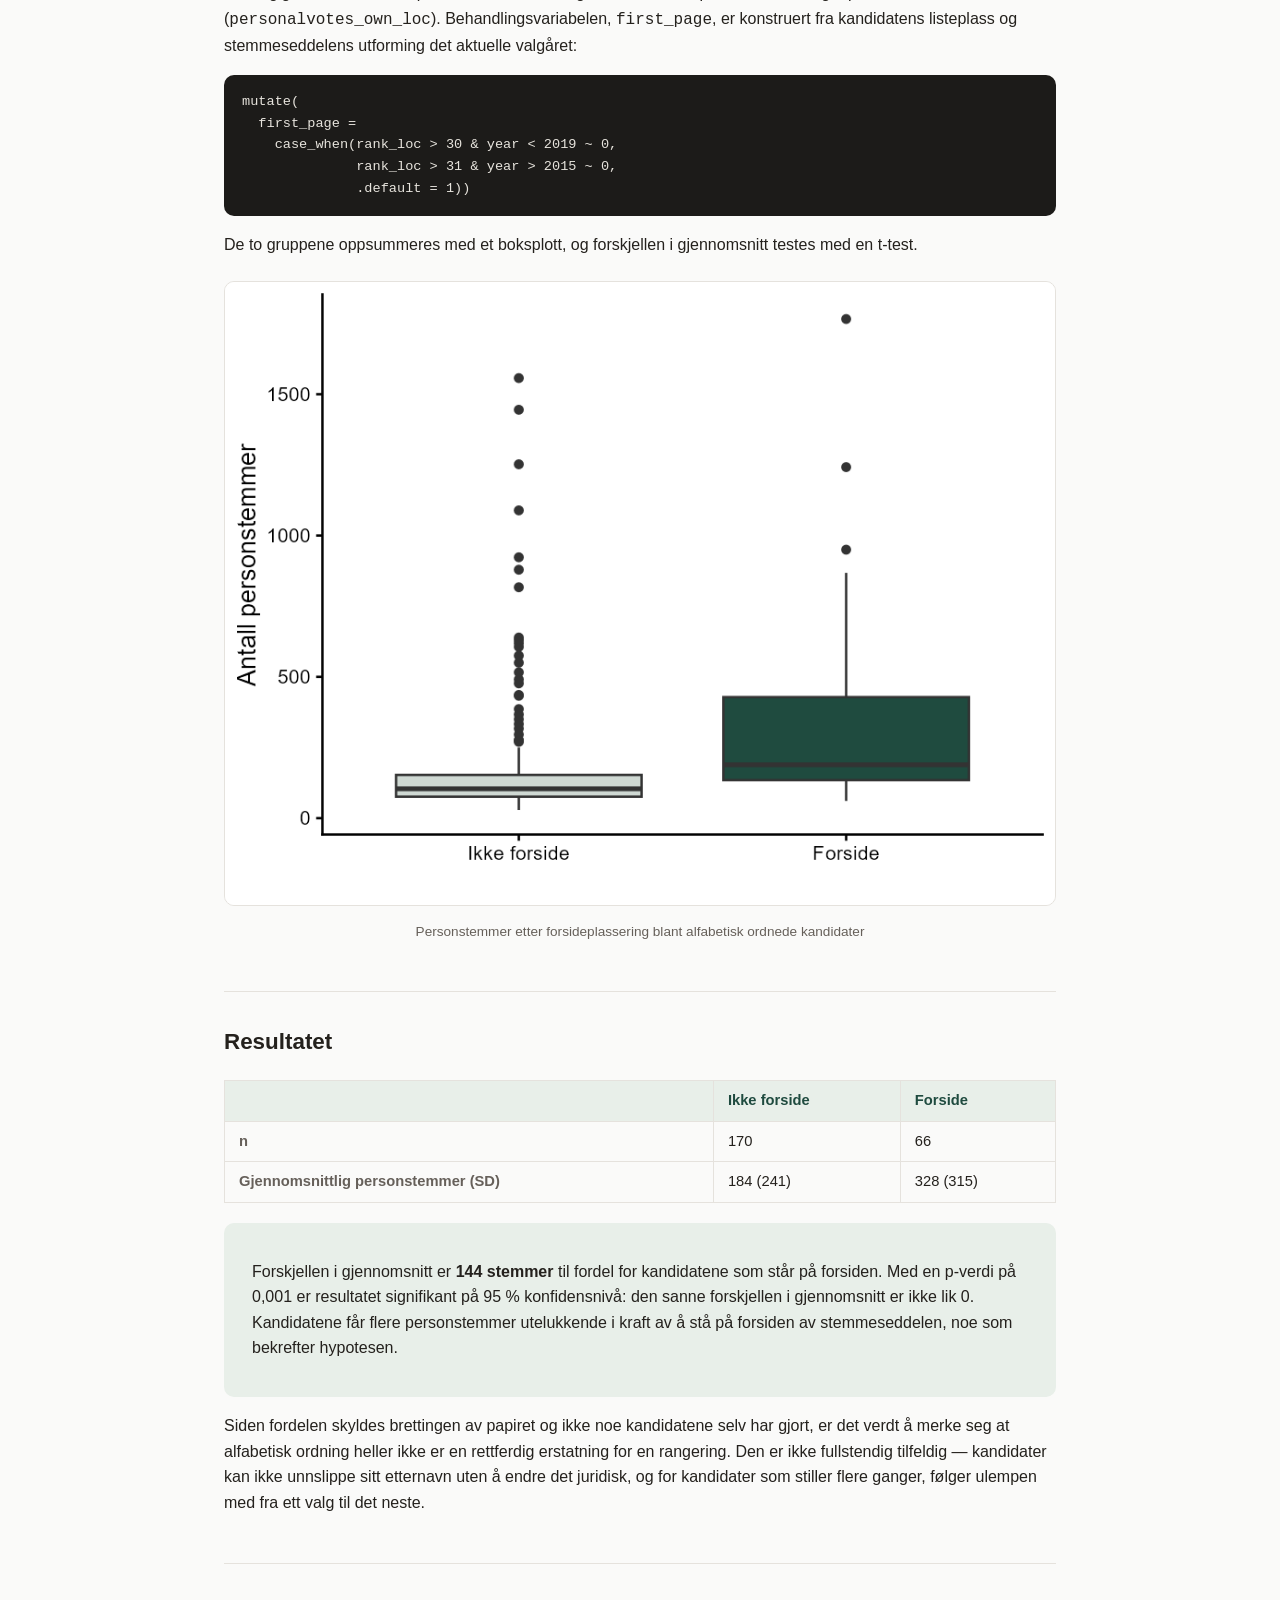
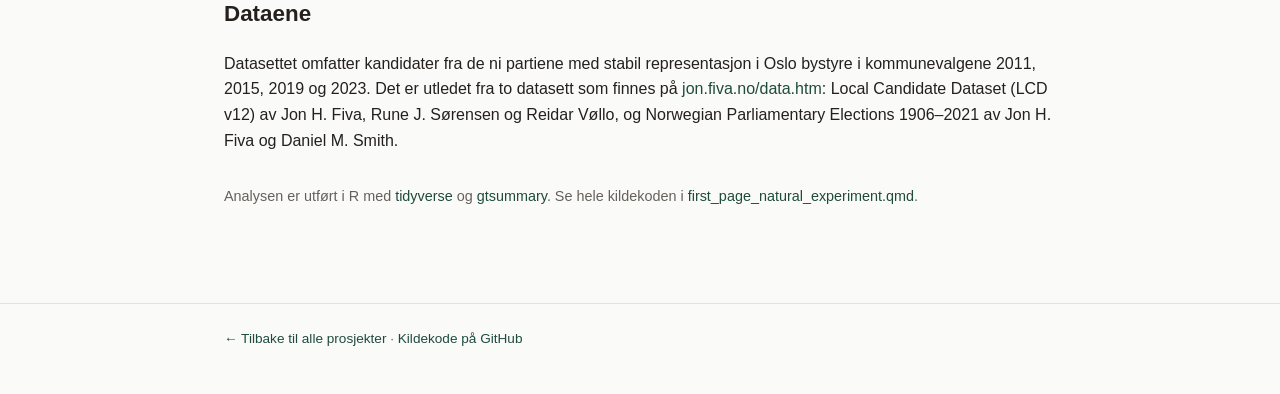
<file: docs/ballot-position-no.html>
<!DOCTYPE html>
<html lang="no">
<head>
<meta charset="UTF-8">
<meta name="viewport" content="width=device-width, initial-scale=1.0">
<title>Naturlig eksperiment om listeplass — Aga Sadlowska</title>
<meta name="description" content="Et naturlig eksperiment som tester om kandidater som står på forsiden av en falset stemmeseddel får en uforholdsmessig stor andel personstemmer i kommunevalget i Oslo.">
<link rel="stylesheet" href="assets/style.css">
</head>
<body>

<header class="site-header">
  <div class="wrap">
    <p class="breadcrumb"><a href="index.html">← Alle prosjekter</a> · <a href="ballot-position.html">English version</a></p>
    <p class="eyebrow">R · Statistikk · Naturlig eksperiment</p>
    <h1>Man bør kanskje brette ut stemmeseddelen</h1>
    <p class="lede">Et naturlig eksperiment som tester om kandidater som står på forsiden av en falset stemmeseddel får en uforholdsmessig stor andel personstemmer i kommunevalget i Oslo.</p>
    <div class="meta-row">
      <span class="pill">Forfatter: Aga Sadlowska</span>
      <span class="pill">05.2024</span>
    </div>
    <div class="resource-row">
      <a class="btn" href="https://github.com/agasadlowska/R_projects/tree/main/BallotPosition">Se kildekoden</a>
    </div>
  </div>
</header>

<main>
  <div class="wrap">
    <article class="project">

      <div class="authorship-box">
        <span class="badge">🎓</span>
        <p><strong>Utdrag fra min masteroppgave</strong> — Universitetet i Oslo, 2024.</p>
      </div>

      <h2>Prosjektet</h2>
      <p>Stemmesedlene i kommunevalget i Oslo er falset. En velger som kommer til valglokalet, får en falset stemmeseddel og ser bare de første 31 kandidatene — grensen var nummer 30 under utformingen som ble brukt i 2011 og 2015, og nummer 31 under utformingen som ble brukt i 2019 og 2023. Med mindre velgeren bretter ut stemmeseddelen, får hun aldri sett resten av navnene.</p>
      <p>Dette prosjektet tester om det har betydning:</p>
      <blockquote>
        <p><strong>H1:</strong> I kommunevalget i Oslo er det en forskjellsbehandling til fordel for kandidater som står på forsiden av stemmeseddelen, slik at de får en uforholdsmessig stor andel personstemmer.</p>
      </blockquote>

      <h2>Det naturlige eksperimentet</h2>
      <p>Det er vanskelig å fastslå kausalitet i forskning på listeplasseffekter, fordi partiene rangerer kandidatene med overlegg: kandidatene som står høyt på listen, er de partiet forventer skal gjøre det bra, slik at listeplass er endogen. To partier i Oslo løser dette problemet ved et uhell, ved å ordne deler av listen alfabetisk:

      </p>
      <ul>
        <li>Høyre ordnet alle sine kandidater uten stemmetillegg — nummer 11 til 65 — alfabetisk i 2011</li>
        <li>Venstre bruker alltid alfabetisk ordning under en bestemt posisjon på listen: fra nummer 17 i 2011 og 2015, fra nummer 21 i 2019, og fra nummer 25 i 2023</li>
      </ul>
      <p>Å være født med et etternavn som begynner med en bestemt bokstav, bør ikke være korrelert med politisk erfaring, kjendisstatus eller noe annet som trekker personstemmer. Den alfabetiske ordningen skaper derfor as-if-random-betingelser, og den estimerte effekten bør skyldes utelukkende kandidatenes plassering på stemmeseddelen.</p>
      <p>Kandidater med stemmetillegg er utelatt, siden de ikke er tilfeldig tildelt sin plassering. Det samme gjelder partiveteranen Odd Einar Dørum, som fikk den siste, hederlige plassen nummer 65 av Venstre i 2019 og 2023 utenfor den alfabetiske ordningen, samt én uteligger som fikk nesten 4000 personstemmer der ingen av de andre kom over 2000.</p>
      <p>Dette gir et utvalg på 236 kandidater, hvorav 66 står på forsiden av stemmeseddelen.</p>

      <h2>Analysen</h2>
      <p>Avhengig variabel er antall personstemmer fra velgere som stemte på kandidatens eget parti (<code>personalvotes_own_loc</code>). Behandlingsvariabelen, <code>first_page</code>, er konstruert fra kandidatens listeplass og stemmeseddelens utforming det aktuelle valgåret:</p>

<pre><code>mutate(
  first_page =
    case_when(rank_loc > 30 &amp; year &lt; 2019 ~ 0,
              rank_loc > 31 &amp; year > 2015 ~ 0,
              .default = 1))</code></pre>

      <p>De to gruppene oppsummeres med et boksplott, og forskjellen i gjennomsnitt testes med en t-test.</p>

      <figure>
        <img src="assets/ballot-position/boxplot-no.png" alt="Boksplott som sammenligner personstemmer mellom kandidater på forsiden av stemmeseddelen og kandidater på de resterende sidene">
        <figcaption>Personstemmer etter forsideplassering blant alfabetisk ordnede kandidater</figcaption>
      </figure>

      <h2>Resultatet</h2>
      <table>
        <thead>
          <tr><th></th><th>Ikke forside</th><th>Forside</th></tr>
        </thead>
        <tbody>
          <tr><th>n</th><td>170</td><td>66</td></tr>
          <tr><th>Gjennomsnittlig personstemmer (SD)</th><td>184 (241)</td><td>328 (315)</td></tr>
        </tbody>
      </table>

      <div class="conclusion-list">
        <p>Forskjellen i gjennomsnitt er <strong>144 stemmer</strong> til fordel for kandidatene som står på forsiden. Med en p-verdi på 0,001 er resultatet signifikant på 95 % konfidensnivå: den sanne forskjellen i gjennomsnitt er ikke lik 0. Kandidatene får flere personstemmer utelukkende i kraft av å stå på forsiden av stemmeseddelen, noe som bekrefter hypotesen.</p>
      </div>

      <p>Siden fordelen skyldes brettingen av papiret og ikke noe kandidatene selv har gjort, er det verdt å merke seg at alfabetisk ordning heller ikke er en rettferdig erstatning for en rangering. Den er ikke fullstendig tilfeldig — kandidater kan ikke unnslippe sitt etternavn uten å endre det juridisk, og for kandidater som stiller flere ganger, følger ulempen med fra ett valg til det neste.</p>

      <h2>Dataene</h2>
      <p>Datasettet omfatter kandidater fra de ni partiene med stabil representasjon i Oslo bystyre i kommunevalgene 2011, 2015, 2019 og 2023. Det er utledet fra to datasett som finnes på <a href="https://www.jon.fiva.no/data.htm">jon.fiva.no/data.htm</a>: Local Candidate Dataset (LCD v12) av Jon H. Fiva, Rune J. Sørensen og Reidar Vøllo, og Norwegian Parliamentary Elections 1906–2021 av Jon H. Fiva og Daniel M. Smith.</p>

      <p style="margin-top:32px; color: var(--text-muted); font-size: 0.9rem;">Analysen er utført i R med <a href="https://www.tidyverse.org/">tidyverse</a> og <a href="https://www.danieldsjoberg.com/gtsummary/">gtsummary</a>. Se hele kildekoden i <a href="https://github.com/agasadlowska/R_projects/blob/main/BallotPosition/first_page_natural_experiment.qmd">first_page_natural_experiment.qmd</a>.</p>

    </article>
  </div>
</main>

<footer class="site-footer">
  <div class="wrap">
    <a href="index.html">← Tilbake til alle prosjekter</a> · <a href="https://github.com/agasadlowska/R_projects">Kildekode på GitHub</a>
  </div>
</footer>

</body>
</html>
</file>
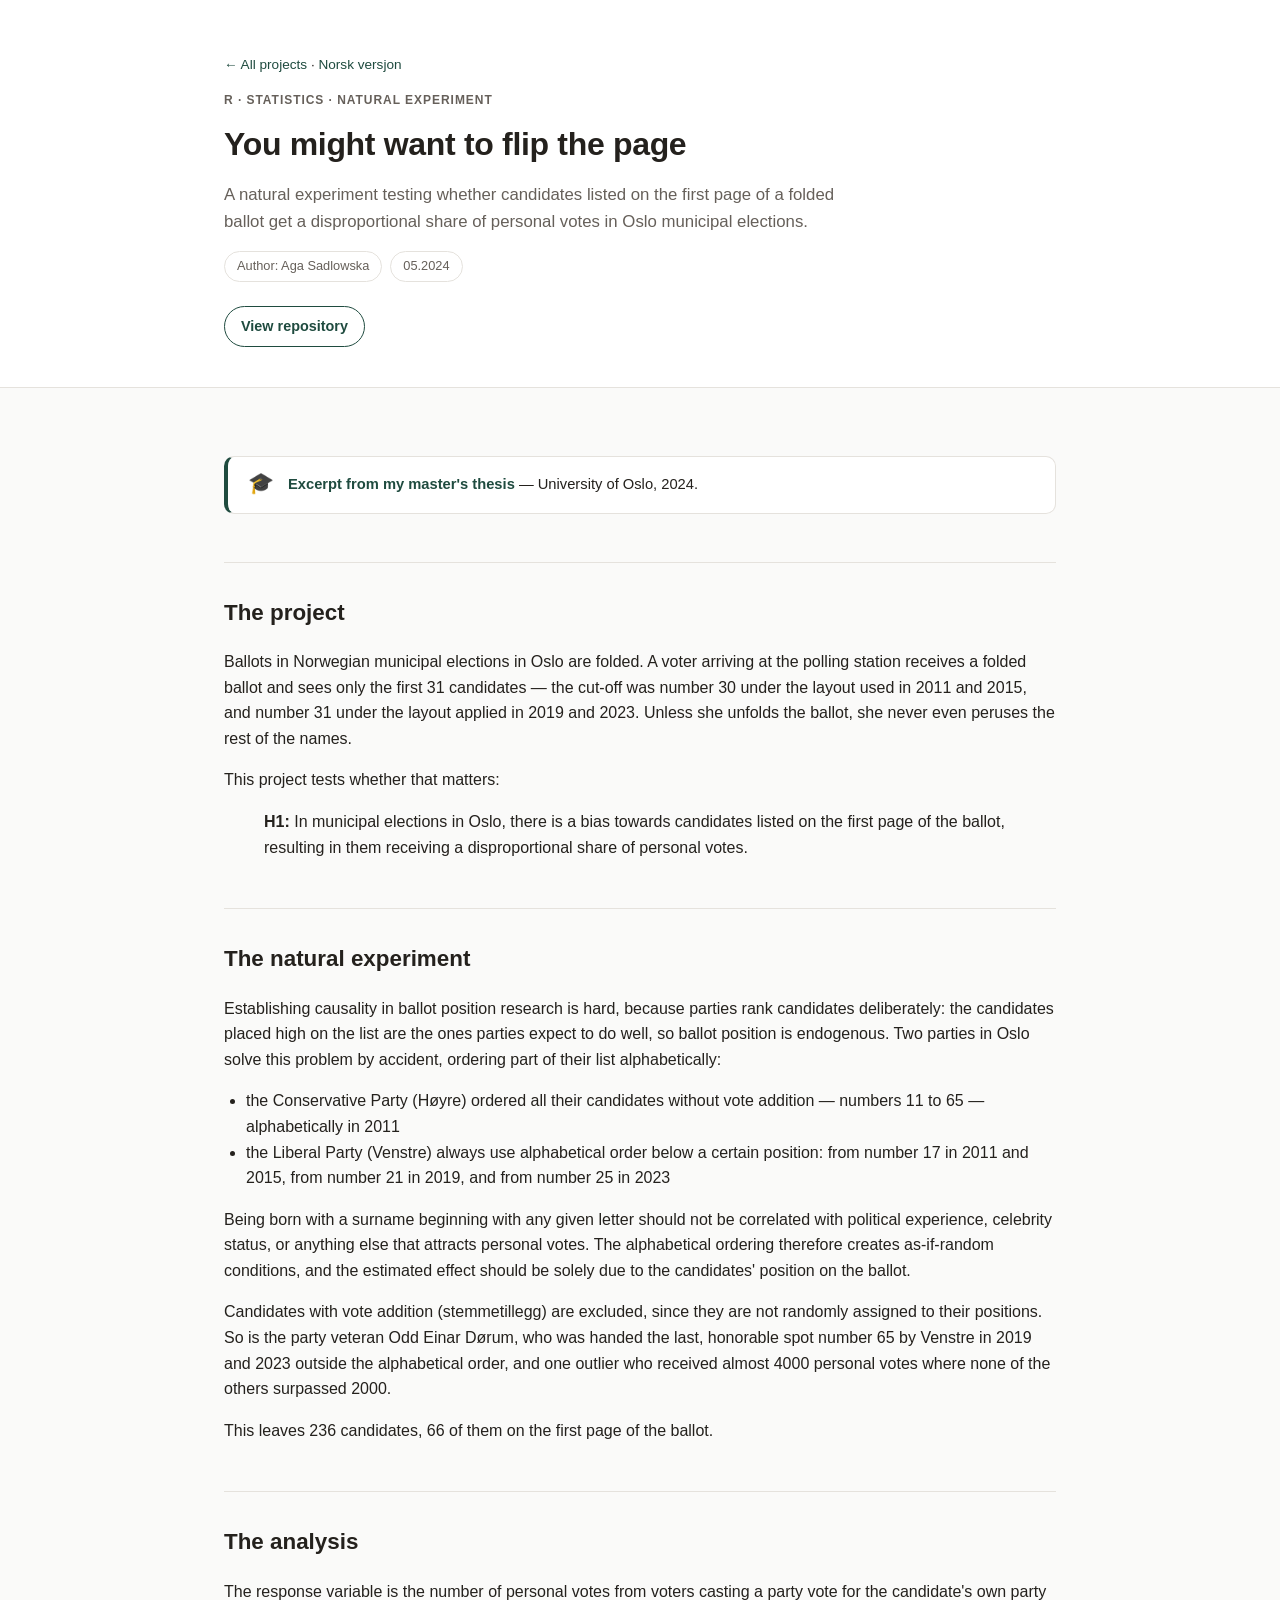
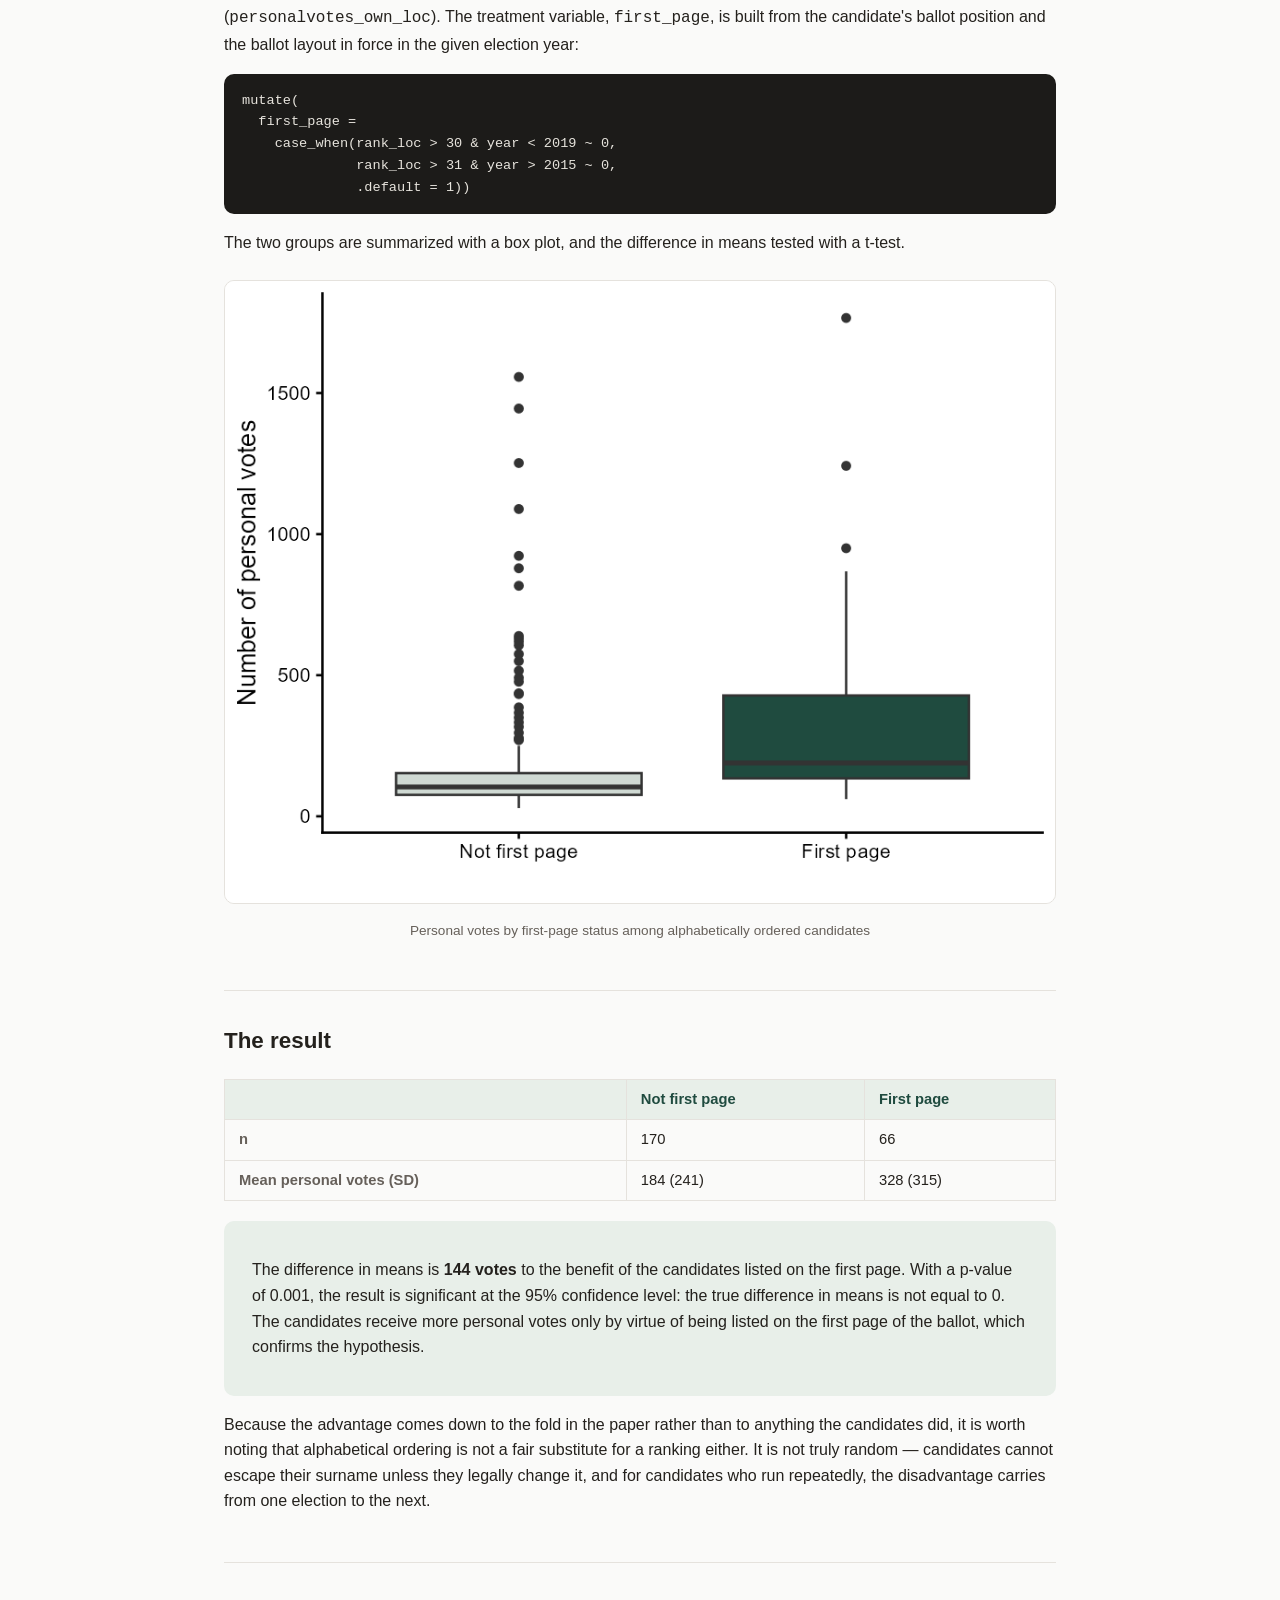
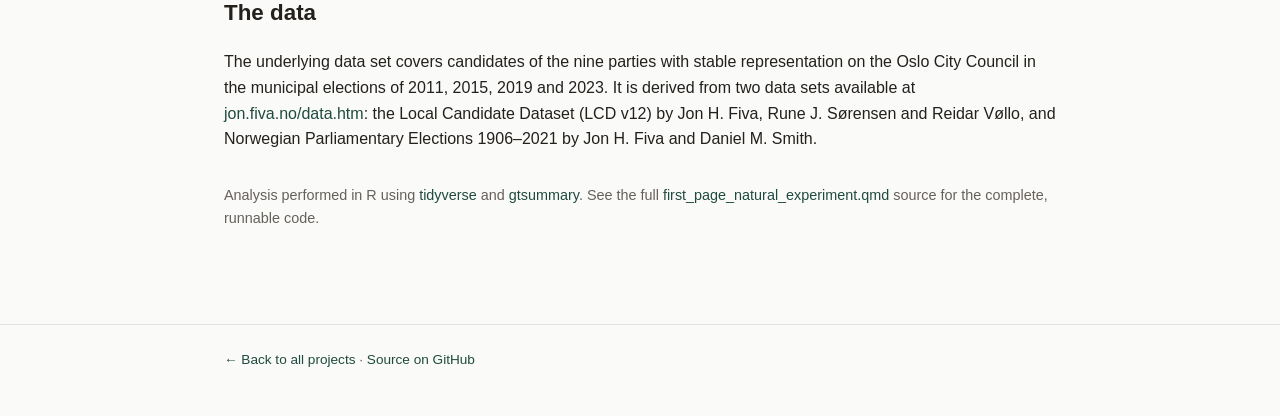
<file: docs/ballot-position.html>
<!DOCTYPE html>
<html lang="en">
<head>
<meta charset="UTF-8">
<meta name="viewport" content="width=device-width, initial-scale=1.0">
<title>Ballot Position Natural Experiment — Aga Sadlowska</title>
<meta name="description" content="A natural experiment testing whether candidates listed on the first page of a folded ballot get a disproportional share of personal votes in Oslo municipal elections.">
<link rel="stylesheet" href="assets/style.css">
</head>
<body>

<header class="site-header">
  <div class="wrap">
    <p class="breadcrumb"><a href="index.html">← All projects</a> · <a href="ballot-position-no.html">Norsk versjon</a></p>
    <p class="eyebrow">R · Statistics · Natural experiment</p>
    <h1>You might want to flip the page</h1>
    <p class="lede">A natural experiment testing whether candidates listed on the first page of a folded ballot get a disproportional share of personal votes in Oslo municipal elections.</p>
    <div class="meta-row">
      <span class="pill">Author: Aga Sadlowska</span>
      <span class="pill">05.2024</span>
    </div>
    <div class="resource-row">
      <a class="btn" href="https://github.com/agasadlowska/R_projects/tree/main/BallotPosition">View repository</a>
    </div>
  </div>
</header>

<main>
  <div class="wrap">
    <article class="project">

      <div class="authorship-box">
        <span class="badge">🎓</span>
        <p><strong>Excerpt from my master's thesis</strong> — University of Oslo, 2024.</p>
      </div>

      <h2>The project</h2>
      <p>Ballots in Norwegian municipal elections in Oslo are folded. A voter arriving at the polling station receives a folded ballot and sees only the first 31 candidates — the cut-off was number 30 under the layout used in 2011 and 2015, and number 31 under the layout applied in 2019 and 2023. Unless she unfolds the ballot, she never even peruses the rest of the names.</p>
      <p>This project tests whether that matters:</p>
      <blockquote>
        <p><strong>H1:</strong> In municipal elections in Oslo, there is a bias towards candidates listed on the first page of the ballot, resulting in them receiving a disproportional share of personal votes.</p>
      </blockquote>

      <h2>The natural experiment</h2>
      <p>Establishing causality in ballot position research is hard, because parties rank candidates deliberately: the candidates placed high on the list are the ones parties expect to do well, so ballot position is endogenous. Two parties in Oslo solve this problem by accident, ordering part of their list alphabetically:</p>
      <ul>
        <li>the Conservative Party (Høyre) ordered all their candidates without vote addition — numbers 11 to 65 — alphabetically in 2011</li>
        <li>the Liberal Party (Venstre) always use alphabetical order below a certain position: from number 17 in 2011 and 2015, from number 21 in 2019, and from number 25 in 2023</li>
      </ul>
      <p>Being born with a surname beginning with any given letter should not be correlated with political experience, celebrity status, or anything else that attracts personal votes. The alphabetical ordering therefore creates as-if-random conditions, and the estimated effect should be solely due to the candidates' position on the ballot.</p>
      <p>Candidates with vote addition (stemmetillegg) are excluded, since they are not randomly assigned to their positions. So is the party veteran Odd Einar Dørum, who was handed the last, honorable spot number 65 by Venstre in 2019 and 2023 outside the alphabetical order, and one outlier who received almost 4000 personal votes where none of the others surpassed 2000.</p>
      <p>This leaves 236 candidates, 66 of them on the first page of the ballot.</p>

      <h2>The analysis</h2>
      <p>The response variable is the number of personal votes from voters casting a party vote for the candidate's own party (<code>personalvotes_own_loc</code>). The treatment variable, <code>first_page</code>, is built from the candidate's ballot position and the ballot layout in force in the given election year:</p>

<pre><code>mutate(
  first_page =
    case_when(rank_loc > 30 &amp; year &lt; 2019 ~ 0,
              rank_loc > 31 &amp; year > 2015 ~ 0,
              .default = 1))</code></pre>

      <p>The two groups are summarized with a box plot, and the difference in means tested with a t-test.</p>

      <figure>
        <img src="assets/ballot-position/boxplot-en.png" alt="Box plot comparing personal votes between candidates listed on the first page of the ballot and candidates listed on the remaining pages">
        <figcaption>Personal votes by first-page status among alphabetically ordered candidates</figcaption>
      </figure>

      <h2>The result</h2>
      <table>
        <thead>
          <tr><th></th><th>Not first page</th><th>First page</th></tr>
        </thead>
        <tbody>
          <tr><th>n</th><td>170</td><td>66</td></tr>
          <tr><th>Mean personal votes (SD)</th><td>184 (241)</td><td>328 (315)</td></tr>
        </tbody>
      </table>

      <div class="conclusion-list">
        <p>The difference in means is <strong>144 votes</strong> to the benefit of the candidates listed on the first page. With a p-value of 0.001, the result is significant at the 95% confidence level: the true difference in means is not equal to 0. The candidates receive more personal votes only by virtue of being listed on the first page of the ballot, which confirms the hypothesis.</p>
      </div>

      <p>Because the advantage comes down to the fold in the paper rather than to anything the candidates did, it is worth noting that alphabetical ordering is not a fair substitute for a ranking either. It is not truly random — candidates cannot escape their surname unless they legally change it, and for candidates who run repeatedly, the disadvantage carries from one election to the next.</p>

      <h2>The data</h2>
      <p>The underlying data set covers candidates of the nine parties with stable representation on the Oslo City Council in the municipal elections of 2011, 2015, 2019 and 2023. It is derived from two data sets available at <a href="https://www.jon.fiva.no/data.htm">jon.fiva.no/data.htm</a>: the Local Candidate Dataset (LCD v12) by Jon H. Fiva, Rune J. Sørensen and Reidar Vøllo, and Norwegian Parliamentary Elections 1906–2021 by Jon H. Fiva and Daniel M. Smith.</p>

      <p style="margin-top:32px; color: var(--text-muted); font-size: 0.9rem;">Analysis performed in R using <a href="https://www.tidyverse.org/">tidyverse</a> and <a href="https://www.danieldsjoberg.com/gtsummary/">gtsummary</a>. See the full <a href="https://github.com/agasadlowska/R_projects/blob/main/BallotPosition/first_page_natural_experiment.qmd">first_page_natural_experiment.qmd</a> source for the complete, runnable code.</p>

    </article>
  </div>
</main>

<footer class="site-footer">
  <div class="wrap">
    <a href="index.html">← Back to all projects</a> · <a href="https://github.com/agasadlowska/R_projects">Source on GitHub</a>
  </div>
</footer>

</body>
</html>
</file>
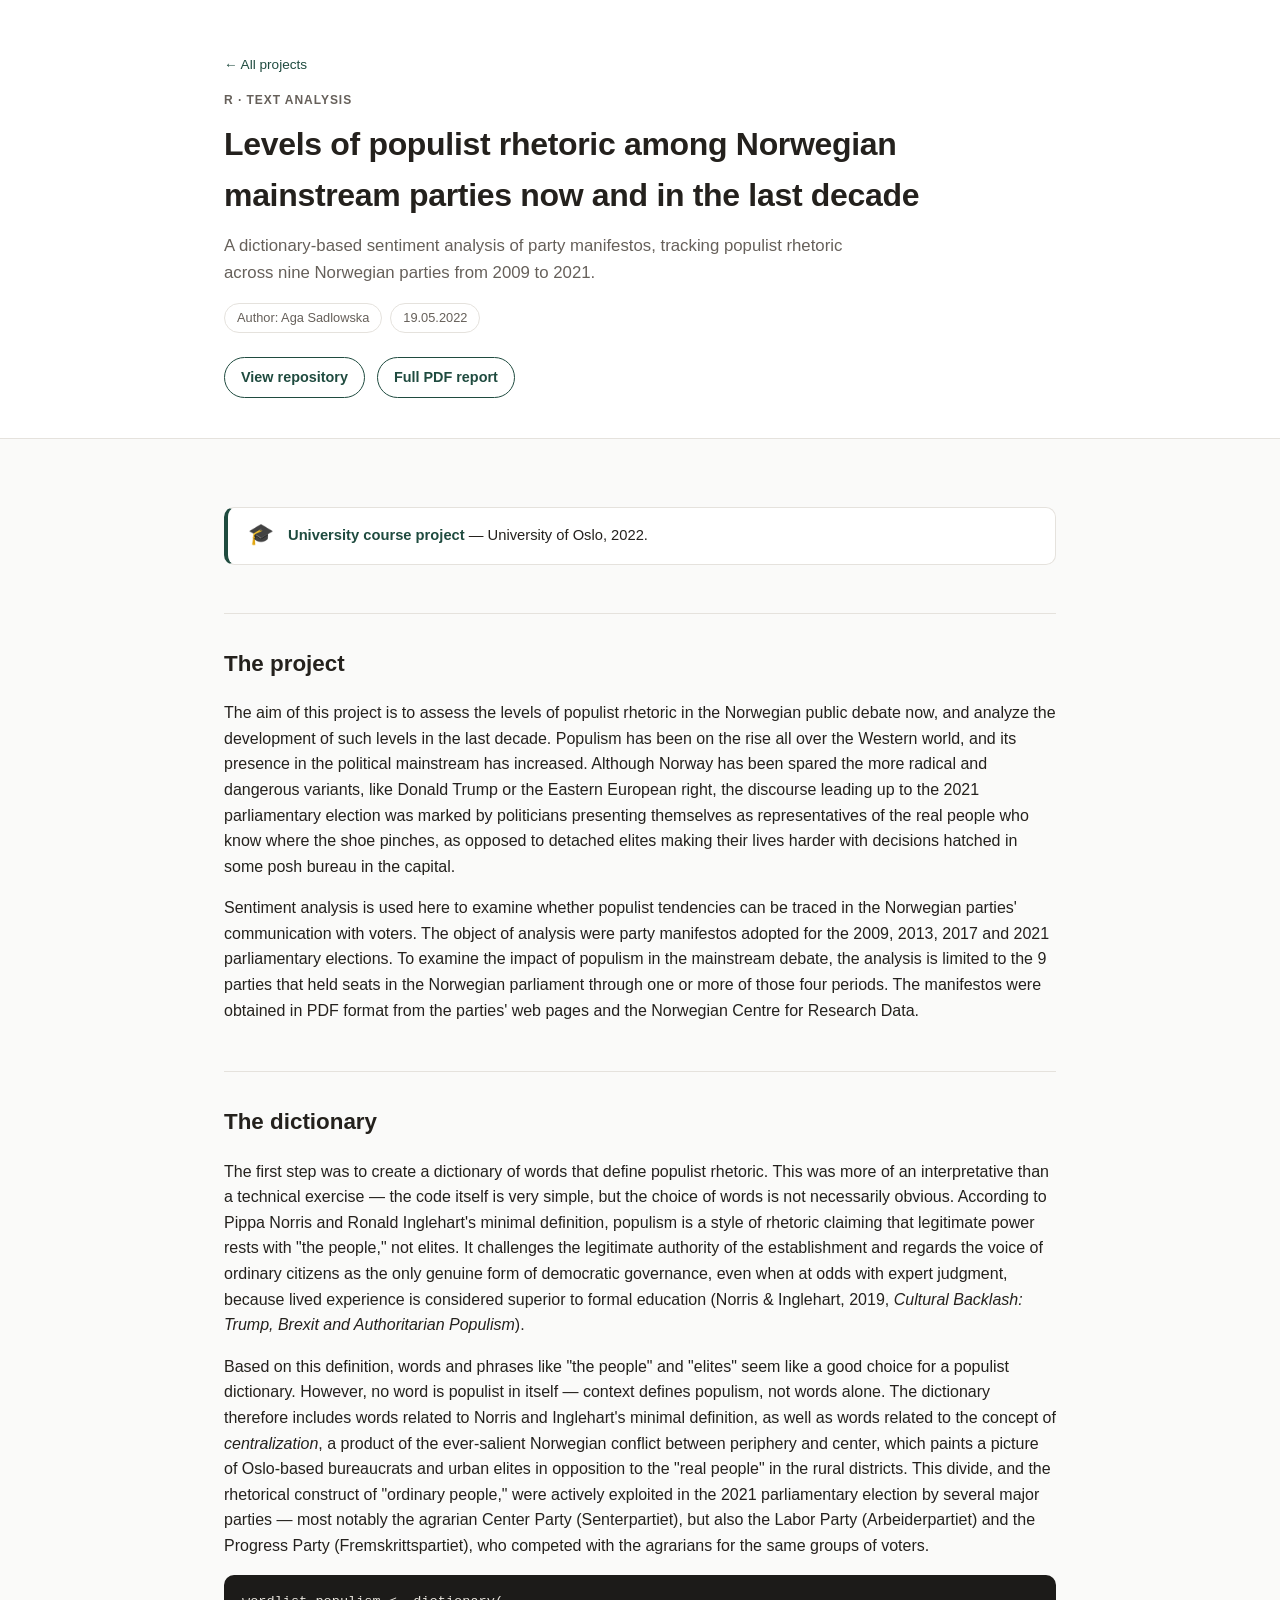
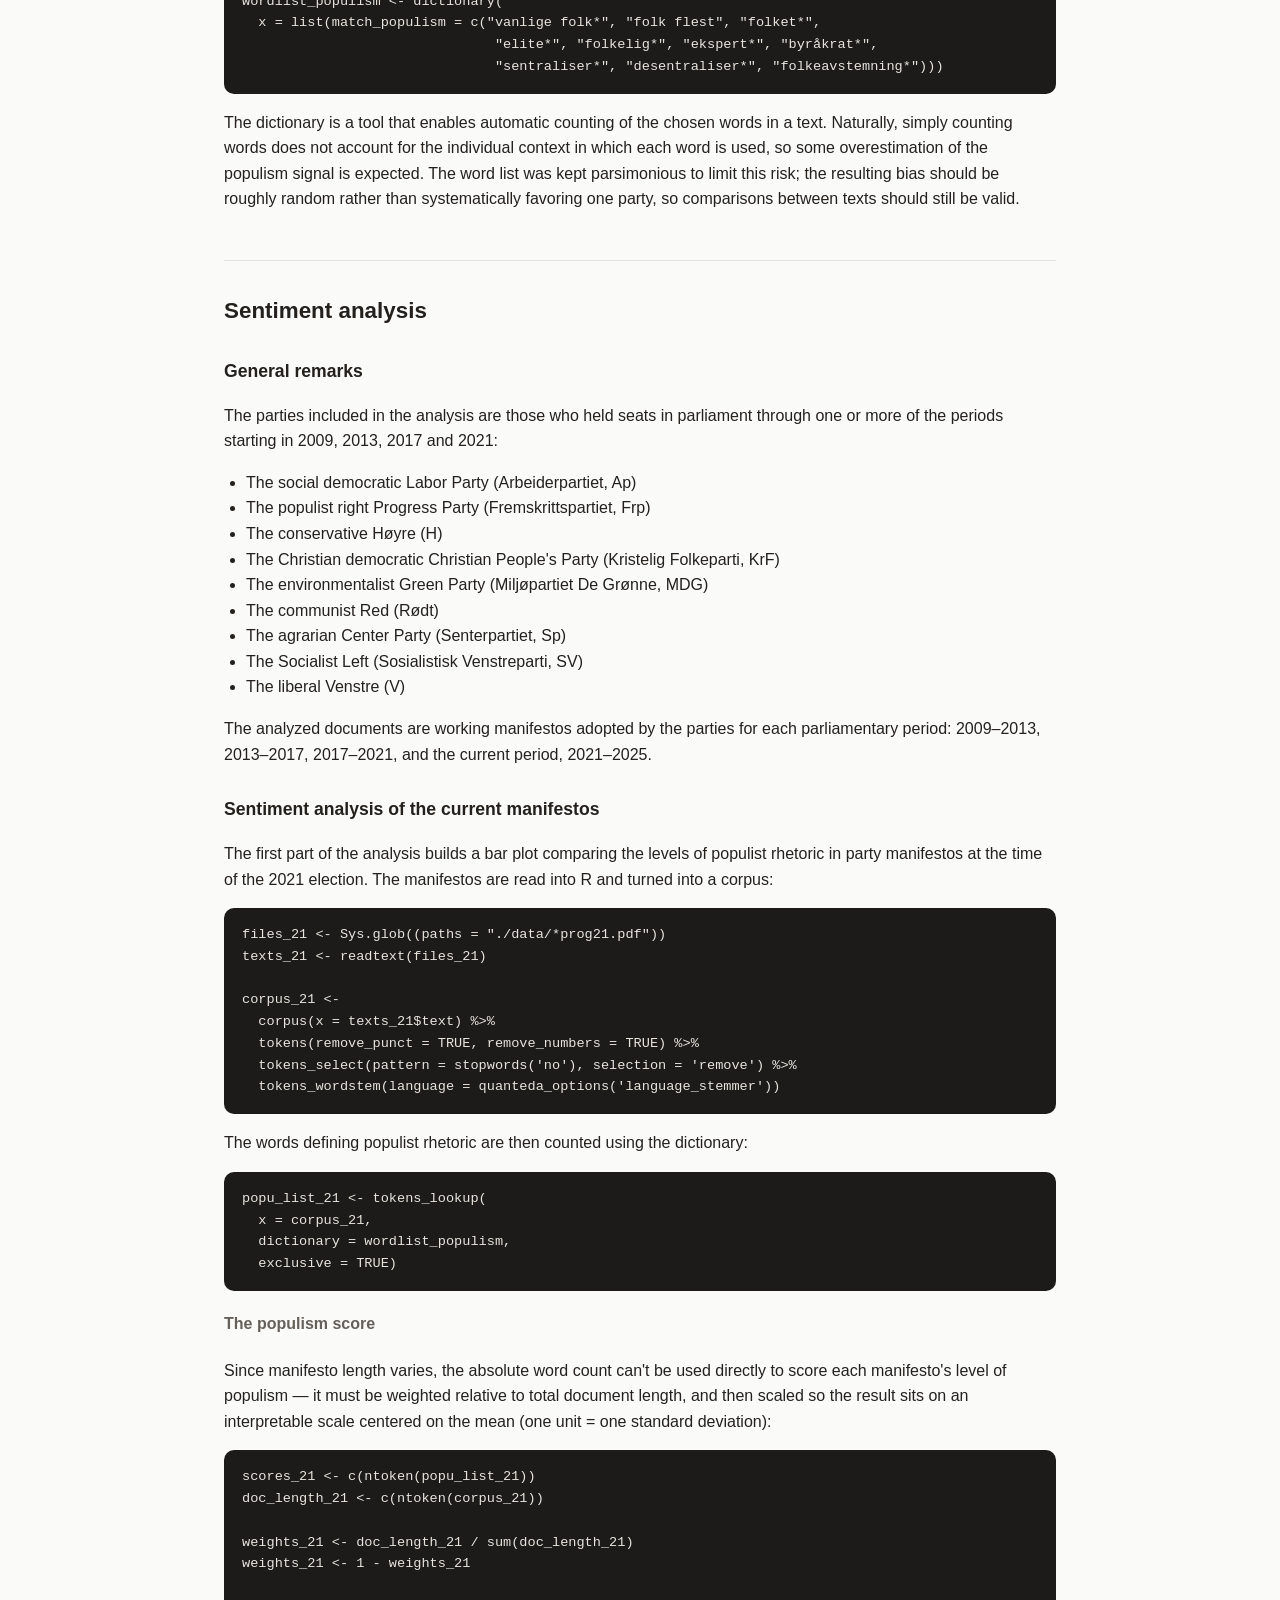
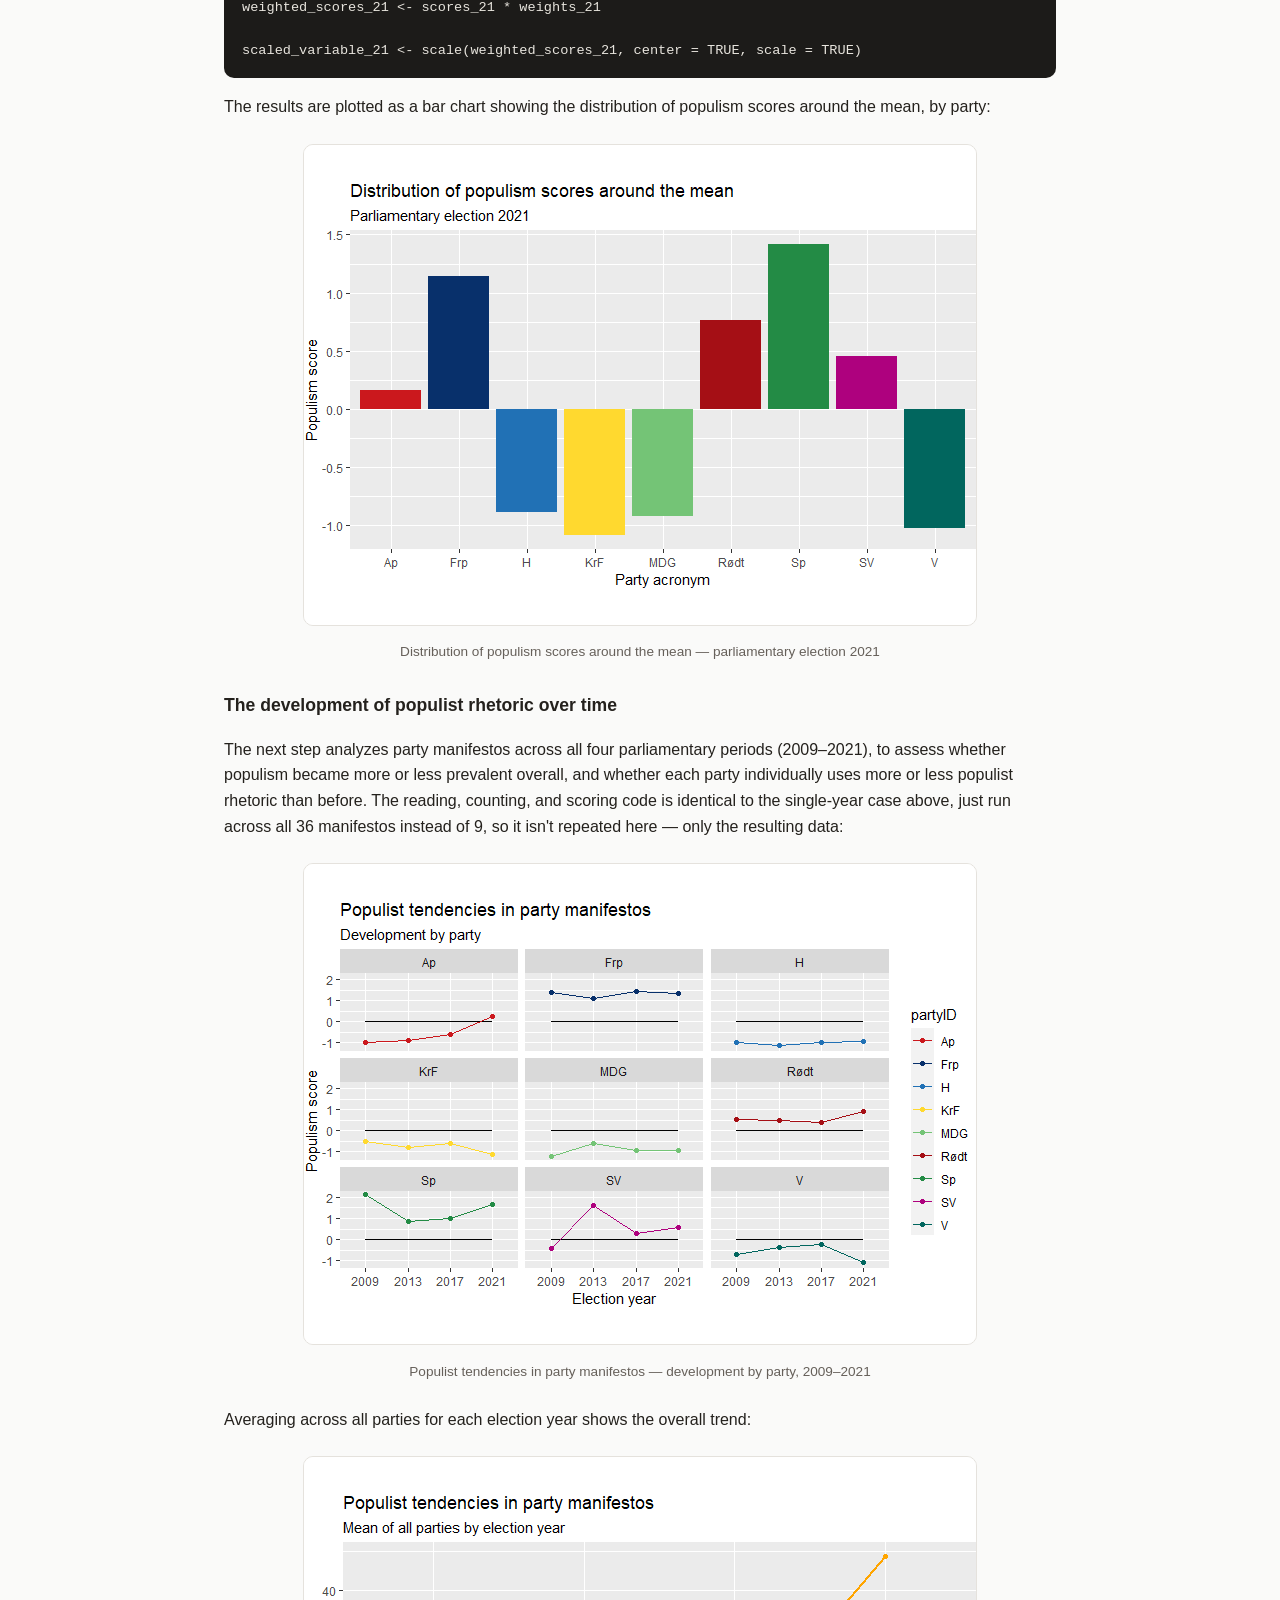
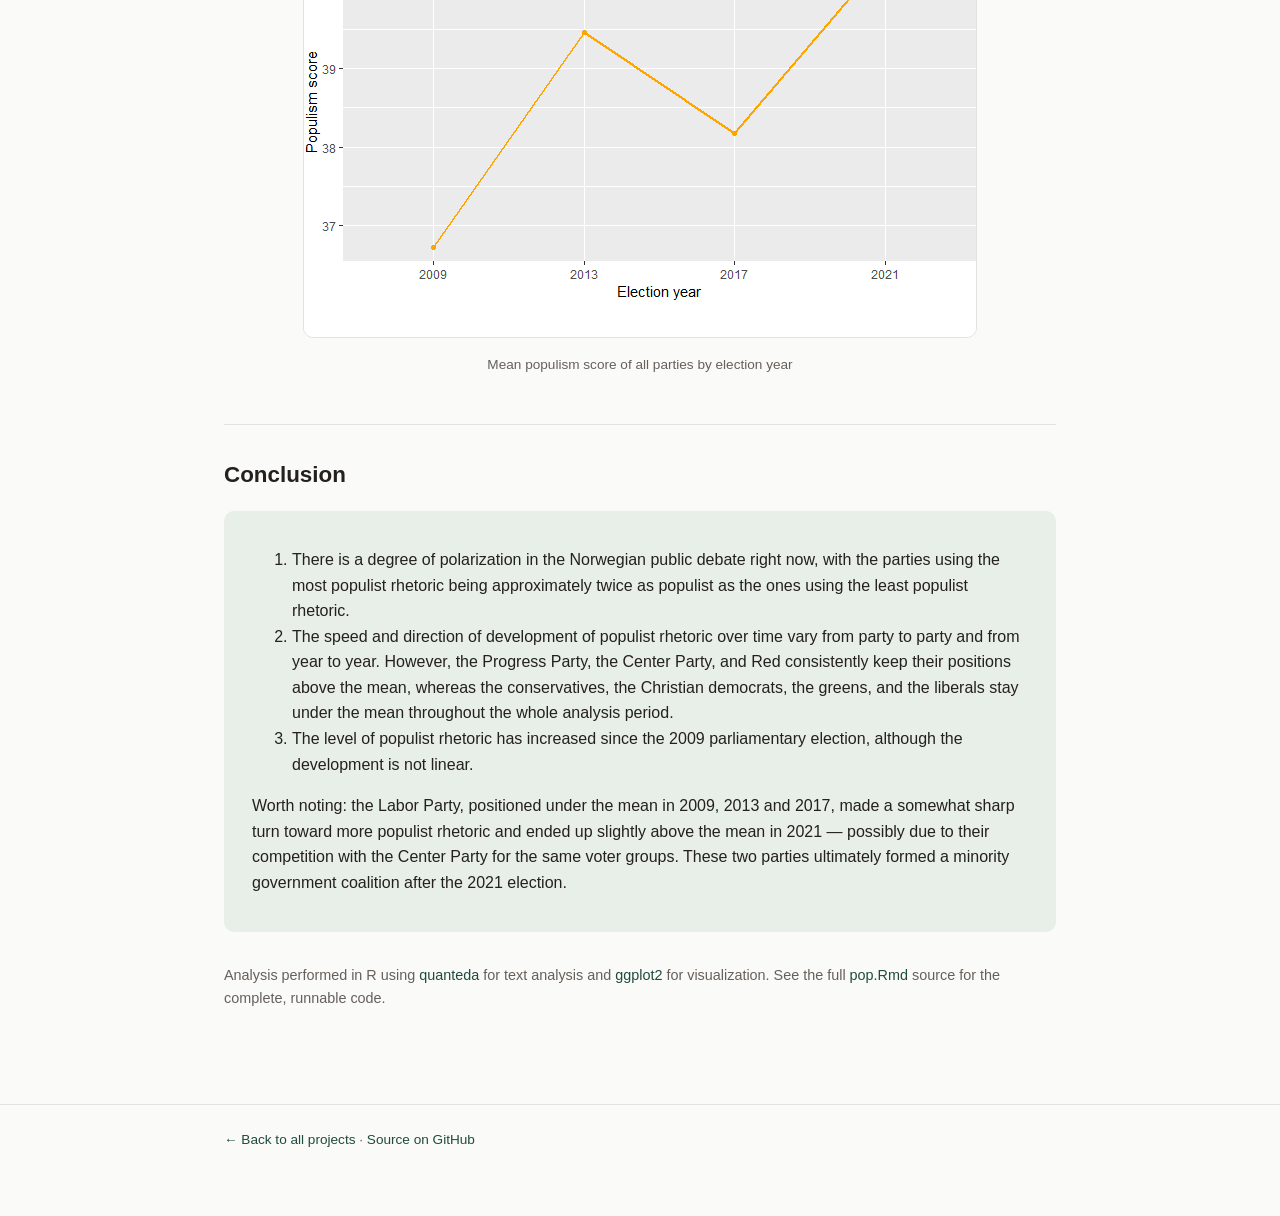
<file: docs/populism.html>
<!DOCTYPE html>
<html lang="en">
<head>
<meta charset="UTF-8">
<meta name="viewport" content="width=device-width, initial-scale=1.0">
<title>Populist Rhetoric in Norwegian Politics — Aga Sadlowska</title>
<meta name="description" content="Dictionary-based sentiment analysis of populist rhetoric in Norwegian party manifestos, 2009–2021.">
<link rel="stylesheet" href="assets/style.css">
</head>
<body>

<header class="site-header">
  <div class="wrap">
    <p class="breadcrumb"><a href="index.html">← All projects</a></p>
    <p class="eyebrow">R · Text analysis</p>
    <h1>Levels of populist rhetoric among Norwegian mainstream parties now and in the last decade</h1>
    <p class="lede">A dictionary-based sentiment analysis of party manifestos, tracking populist rhetoric across nine Norwegian parties from 2009 to 2021.</p>
    <div class="meta-row">
      <span class="pill">Author: Aga Sadlowska</span>
      <span class="pill">19.05.2022</span>
    </div>
    <div class="resource-row">
      <a class="btn" href="https://github.com/agasadlowska/R_projects/tree/main/Populism">View repository</a>
      <a class="btn" href="assets/populism/pop.pdf">Full PDF report</a>
    </div>
  </div>
</header>

<main>
  <div class="wrap">
    <article class="project">

      <div class="authorship-box">
        <span class="badge">🎓</span>
        <p><strong>University course project</strong> — University of Oslo, 2022.</p>
      </div>

      <h2>The project</h2>
      <p>The aim of this project is to assess the levels of populist rhetoric in the Norwegian public debate now, and analyze the development of such levels in the last decade. Populism has been on the rise all over the Western world, and its presence in the political mainstream has increased. Although Norway has been spared the more radical and dangerous variants, like Donald Trump or the Eastern European right, the discourse leading up to the 2021 parliamentary election was marked by politicians presenting themselves as representatives of the real people who know where the shoe pinches, as opposed to detached elites making their lives harder with decisions hatched in some posh bureau in the capital.</p>
      <p>Sentiment analysis is used here to examine whether populist tendencies can be traced in the Norwegian parties' communication with voters. The object of analysis were party manifestos adopted for the 2009, 2013, 2017 and 2021 parliamentary elections. To examine the impact of populism in the mainstream debate, the analysis is limited to the 9 parties that held seats in the Norwegian parliament through one or more of those four periods. The manifestos were obtained in PDF format from the parties' web pages and the Norwegian Centre for Research Data.</p>

      <h2>The dictionary</h2>
      <p>The first step was to create a dictionary of words that define populist rhetoric. This was more of an interpretative than a technical exercise — the code itself is very simple, but the choice of words is not necessarily obvious. According to Pippa Norris and Ronald Inglehart's minimal definition, populism is a style of rhetoric claiming that legitimate power rests with "the people," not elites. It challenges the legitimate authority of the establishment and regards the voice of ordinary citizens as the only genuine form of democratic governance, even when at odds with expert judgment, because lived experience is considered superior to formal education (Norris &amp; Inglehart, 2019, <em>Cultural Backlash: Trump, Brexit and Authoritarian Populism</em>).</p>
      <p>Based on this definition, words and phrases like "the people" and "elites" seem like a good choice for a populist dictionary. However, no word is populist in itself — context defines populism, not words alone. The dictionary therefore includes words related to Norris and Inglehart's minimal definition, as well as words related to the concept of <em>centralization</em>, a product of the ever-salient Norwegian conflict between periphery and center, which paints a picture of Oslo-based bureaucrats and urban elites in opposition to the "real people" in the rural districts. This divide, and the rhetorical construct of "ordinary people," were actively exploited in the 2021 parliamentary election by several major parties — most notably the agrarian Center Party (Senterpartiet), but also the Labor Party (Arbeiderpartiet) and the Progress Party (Fremskrittspartiet), who competed with the agrarians for the same groups of voters.</p>

<pre><code>wordlist_populism &lt;- dictionary(
  x = list(match_populism = c("vanlige folk*", "folk flest", "folket*",
                               "elite*", "folkelig*", "ekspert*", "byråkrat*",
                               "sentraliser*", "desentraliser*", "folkeavstemning*")))
</code></pre>

      <p>The dictionary is a tool that enables automatic counting of the chosen words in a text. Naturally, simply counting words does not account for the individual context in which each word is used, so some overestimation of the populism signal is expected. The word list was kept parsimonious to limit this risk; the resulting bias should be roughly random rather than systematically favoring one party, so comparisons between texts should still be valid.</p>

      <h2>Sentiment analysis</h2>

      <h3>General remarks</h3>
      <p>The parties included in the analysis are those who held seats in parliament through one or more of the periods starting in 2009, 2013, 2017 and 2021:</p>
      <ul>
        <li>The social democratic Labor Party (Arbeiderpartiet, Ap)</li>
        <li>The populist right Progress Party (Fremskrittspartiet, Frp)</li>
        <li>The conservative Høyre (H)</li>
        <li>The Christian democratic Christian People's Party (Kristelig Folkeparti, KrF)</li>
        <li>The environmentalist Green Party (Miljøpartiet De Grønne, MDG)</li>
        <li>The communist Red (Rødt)</li>
        <li>The agrarian Center Party (Senterpartiet, Sp)</li>
        <li>The Socialist Left (Sosialistisk Venstreparti, SV)</li>
        <li>The liberal Venstre (V)</li>
      </ul>
      <p>The analyzed documents are working manifestos adopted by the parties for each parliamentary period: 2009–2013, 2013–2017, 2017–2021, and the current period, 2021–2025.</p>

      <h3>Sentiment analysis of the current manifestos</h3>
      <p>The first part of the analysis builds a bar plot comparing the levels of populist rhetoric in party manifestos at the time of the 2021 election. The manifestos are read into R and turned into a corpus:</p>

<pre><code>files_21 &lt;- Sys.glob((paths = "./data/*prog21.pdf"))
texts_21 &lt;- readtext(files_21)

corpus_21 &lt;-
  corpus(x = texts_21$text) %&gt;%
  tokens(remove_punct = TRUE, remove_numbers = TRUE) %&gt;%
  tokens_select(pattern = stopwords('no'), selection = 'remove') %&gt;%
  tokens_wordstem(language = quanteda_options('language_stemmer'))
</code></pre>

      <p>The words defining populist rhetoric are then counted using the dictionary:</p>

<pre><code>popu_list_21 &lt;- tokens_lookup(
  x = corpus_21,
  dictionary = wordlist_populism,
  exclusive = TRUE)
</code></pre>

      <h4>The populism score</h4>
      <p>Since manifesto length varies, the absolute word count can't be used directly to score each manifesto's level of populism — it must be weighted relative to total document length, and then scaled so the result sits on an interpretable scale centered on the mean (one unit = one standard deviation):</p>

<pre><code>scores_21 &lt;- c(ntoken(popu_list_21))
doc_length_21 &lt;- c(ntoken(corpus_21))

weights_21 &lt;- doc_length_21 / sum(doc_length_21)
weights_21 &lt;- 1 - weights_21

weighted_scores_21 &lt;- scores_21 * weights_21

scaled_variable_21 &lt;- scale(weighted_scores_21, center = TRUE, scale = TRUE)
</code></pre>

      <p>The results are plotted as a bar chart showing the distribution of populism scores around the mean, by party:</p>

      <figure>
        <img src="assets/populism/plot-2021.png" alt="Bar chart: distribution of populism scores around the mean, 2021 election">
        <figcaption>Distribution of populism scores around the mean — parliamentary election 2021</figcaption>
      </figure>

      <h3>The development of populist rhetoric over time</h3>
      <p>The next step analyzes party manifestos across all four parliamentary periods (2009–2021), to assess whether populism became more or less prevalent overall, and whether each party individually uses more or less populist rhetoric than before. The reading, counting, and scoring code is identical to the single-year case above, just run across all 36 manifestos instead of 9, so it isn't repeated here — only the resulting data:</p>

      <figure>
        <img src="assets/populism/plot-by-party.png" alt="Line charts: populist tendencies in party manifestos by party, 2009–2021">
        <figcaption>Populist tendencies in party manifestos — development by party, 2009–2021</figcaption>
      </figure>

      <p>Averaging across all parties for each election year shows the overall trend:</p>

      <figure>
        <img src="assets/populism/plot-overall.png" alt="Line chart: mean populism score of all parties by election year">
        <figcaption>Mean populism score of all parties by election year</figcaption>
      </figure>

      <h2>Conclusion</h2>
      <div class="conclusion-list">
        <ol>
          <li>There is a degree of polarization in the Norwegian public debate right now, with the parties using the most populist rhetoric being approximately twice as populist as the ones using the least populist rhetoric.</li>
          <li>The speed and direction of development of populist rhetoric over time vary from party to party and from year to year. However, the Progress Party, the Center Party, and Red consistently keep their positions above the mean, whereas the conservatives, the Christian democrats, the greens, and the liberals stay under the mean throughout the whole analysis period.</li>
          <li>The level of populist rhetoric has increased since the 2009 parliamentary election, although the development is not linear.</li>
        </ol>
        <p>Worth noting: the Labor Party, positioned under the mean in 2009, 2013 and 2017, made a somewhat sharp turn toward more populist rhetoric and ended up slightly above the mean in 2021 — possibly due to their competition with the Center Party for the same voter groups. These two parties ultimately formed a minority government coalition after the 2021 election.</p>
      </div>

      <p style="margin-top:32px; color: var(--text-muted); font-size: 0.9rem;">Analysis performed in R using <a href="https://quanteda.io/">quanteda</a> for text analysis and <a href="https://ggplot2.tidyverse.org/">ggplot2</a> for visualization. See the full <a href="https://github.com/agasadlowska/R_projects/blob/main/Populism/pop.Rmd">pop.Rmd</a> source for the complete, runnable code.</p>

    </article>
  </div>
</main>

<footer class="site-footer">
  <div class="wrap">
    <a href="index.html">← Back to all projects</a> · <a href="https://github.com/agasadlowska/R_projects">Source on GitHub</a>
  </div>
</footer>

</body>
</html>
</file>
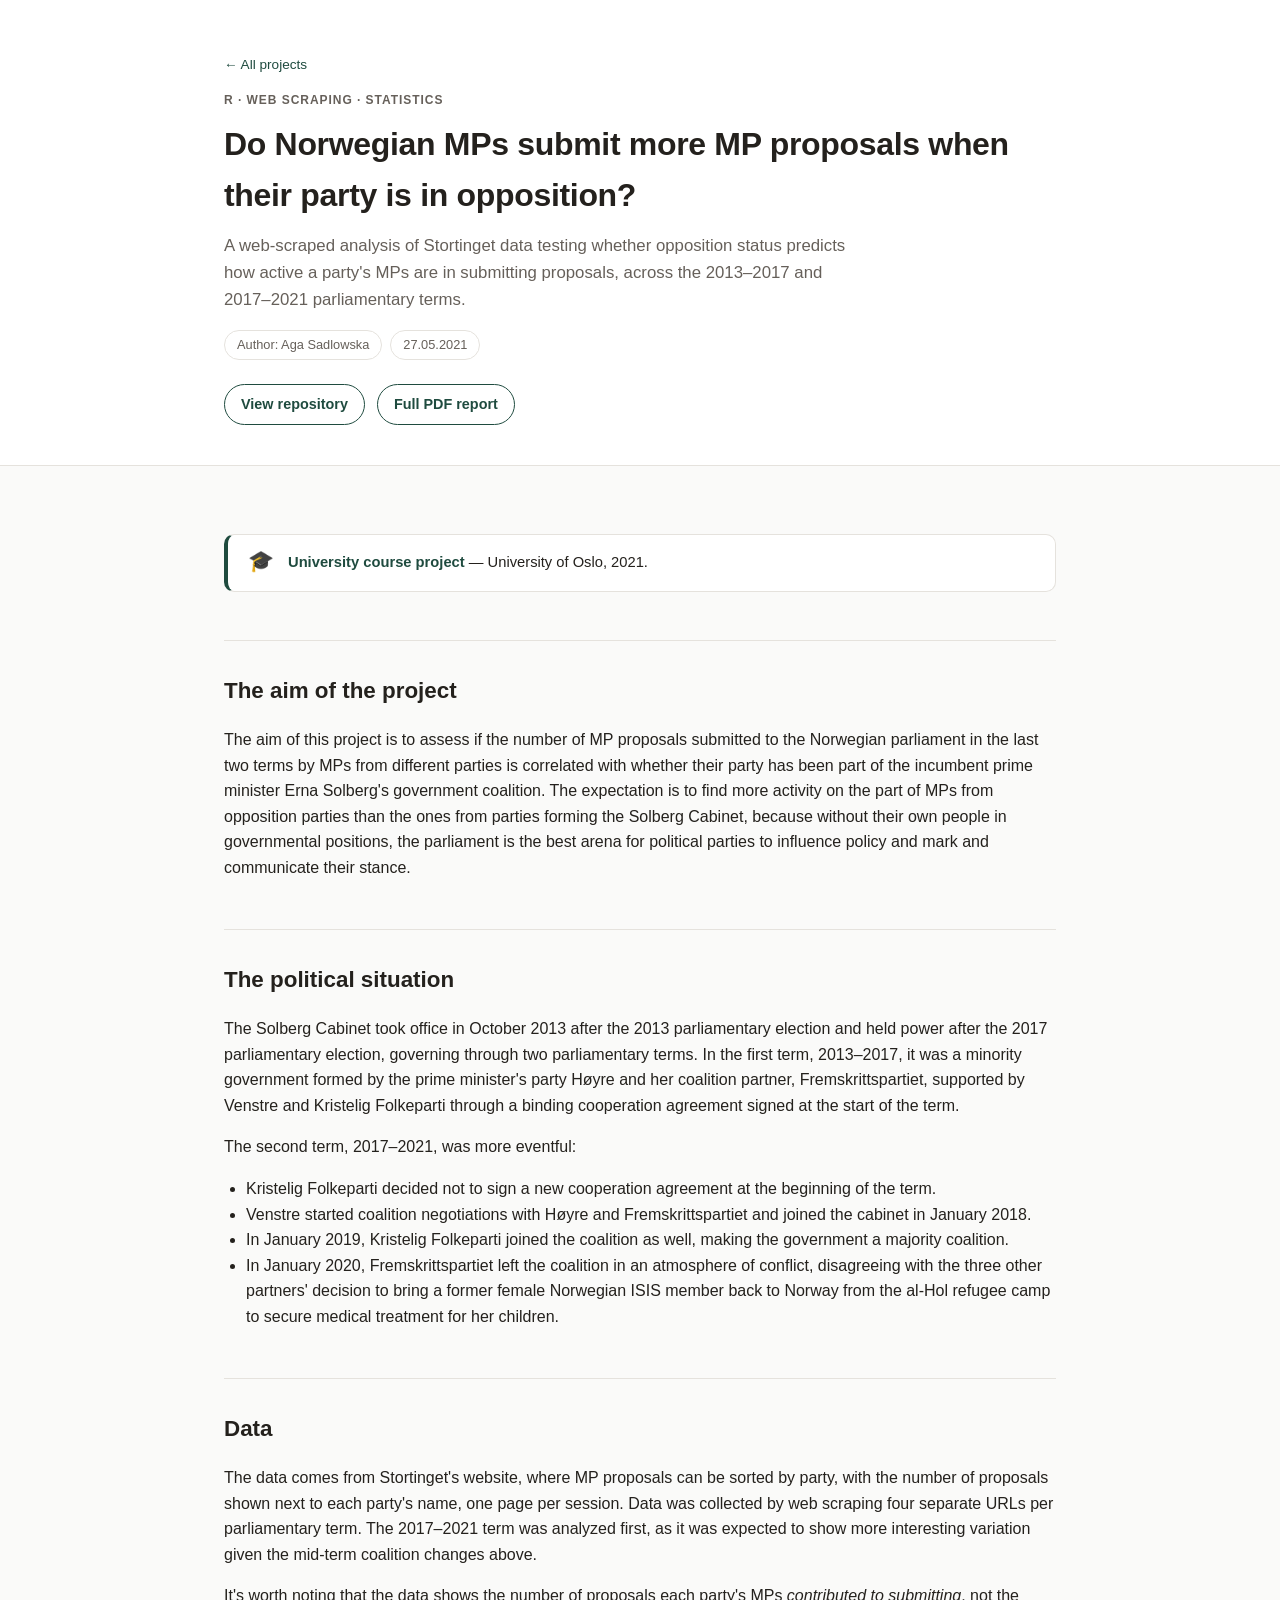
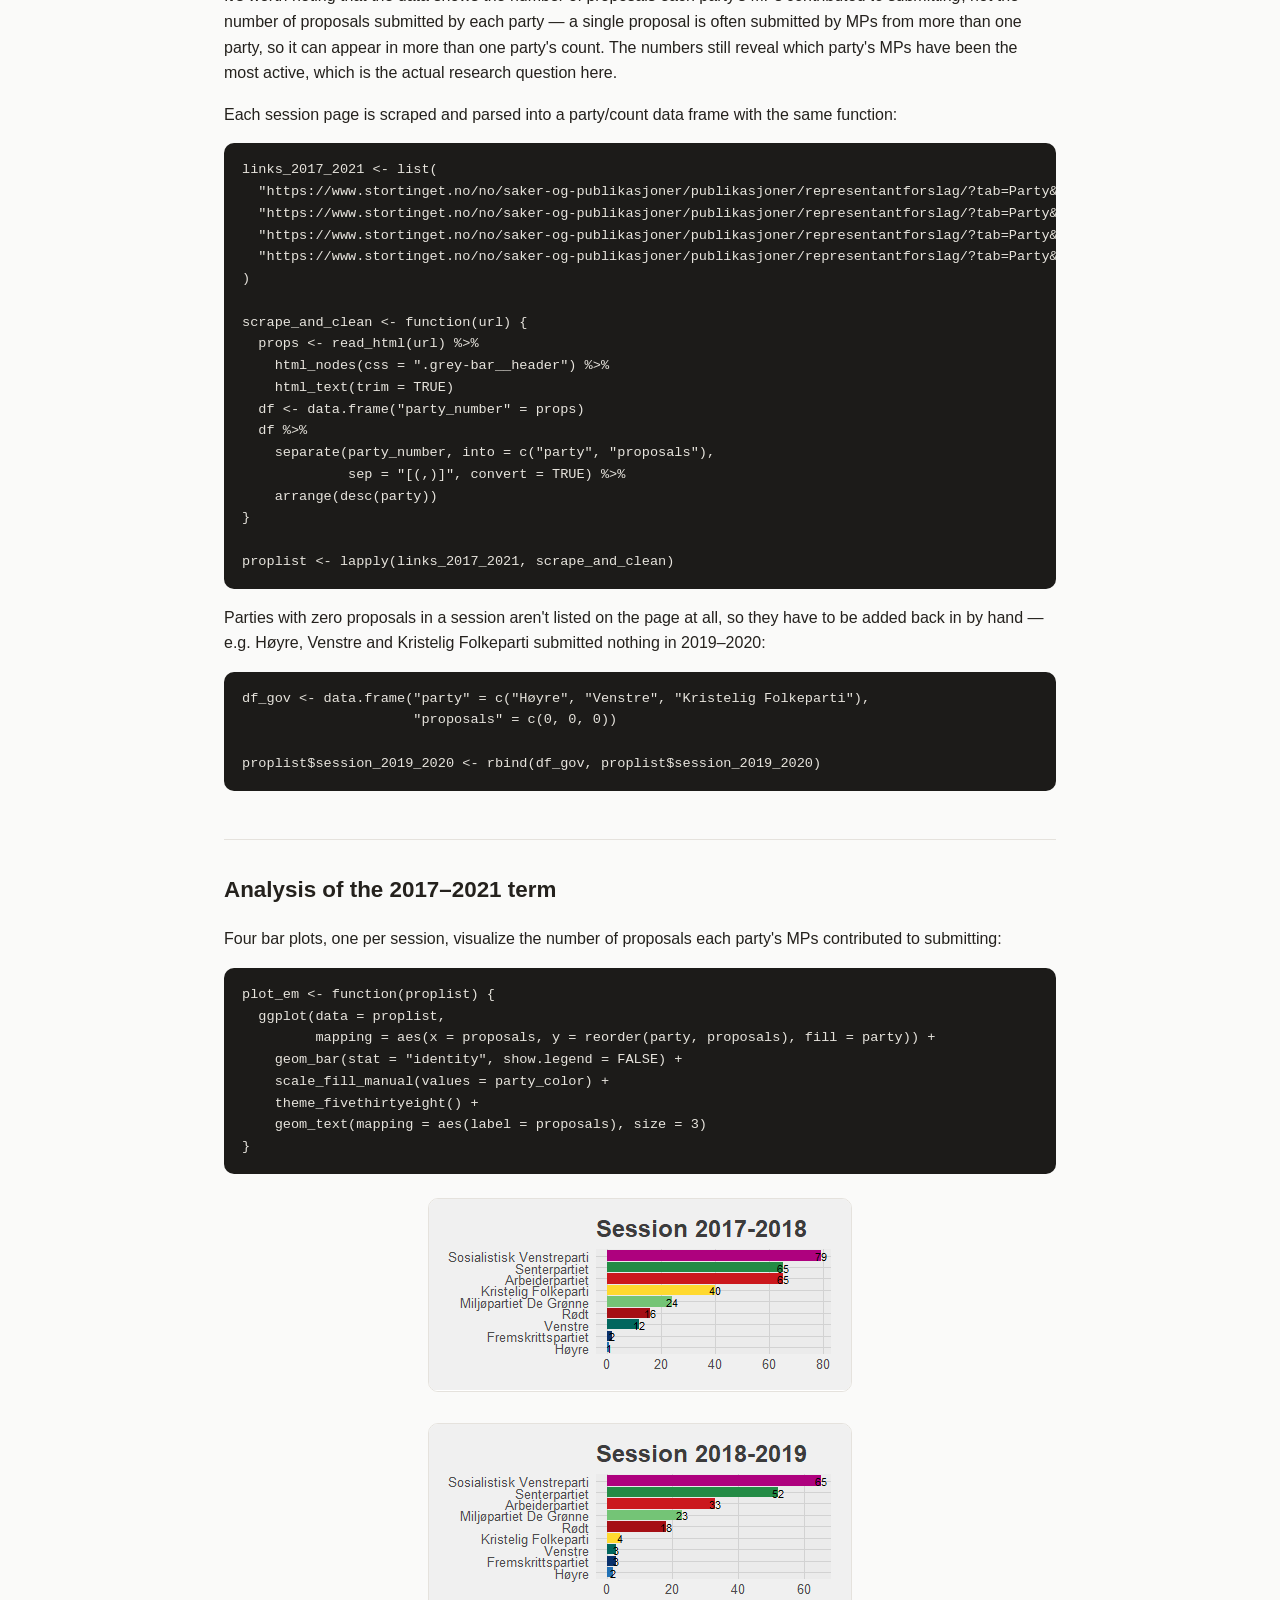
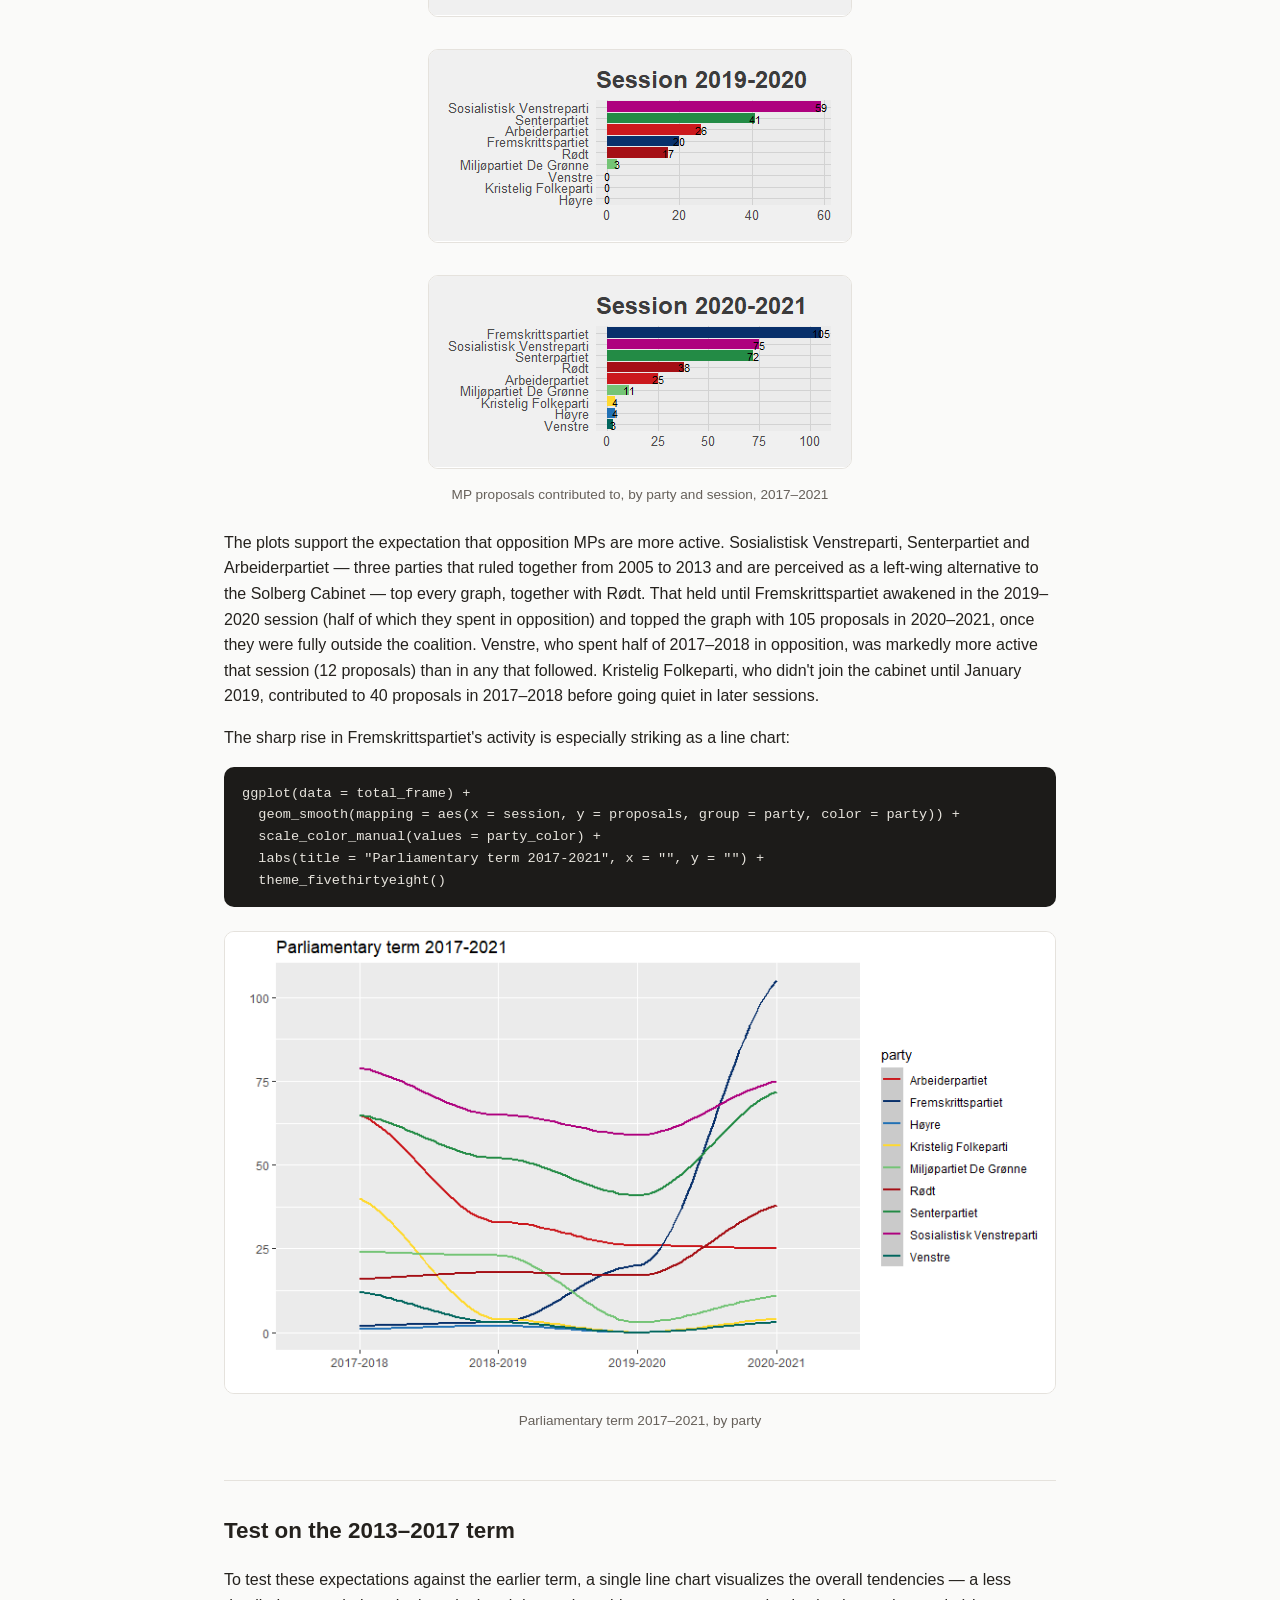
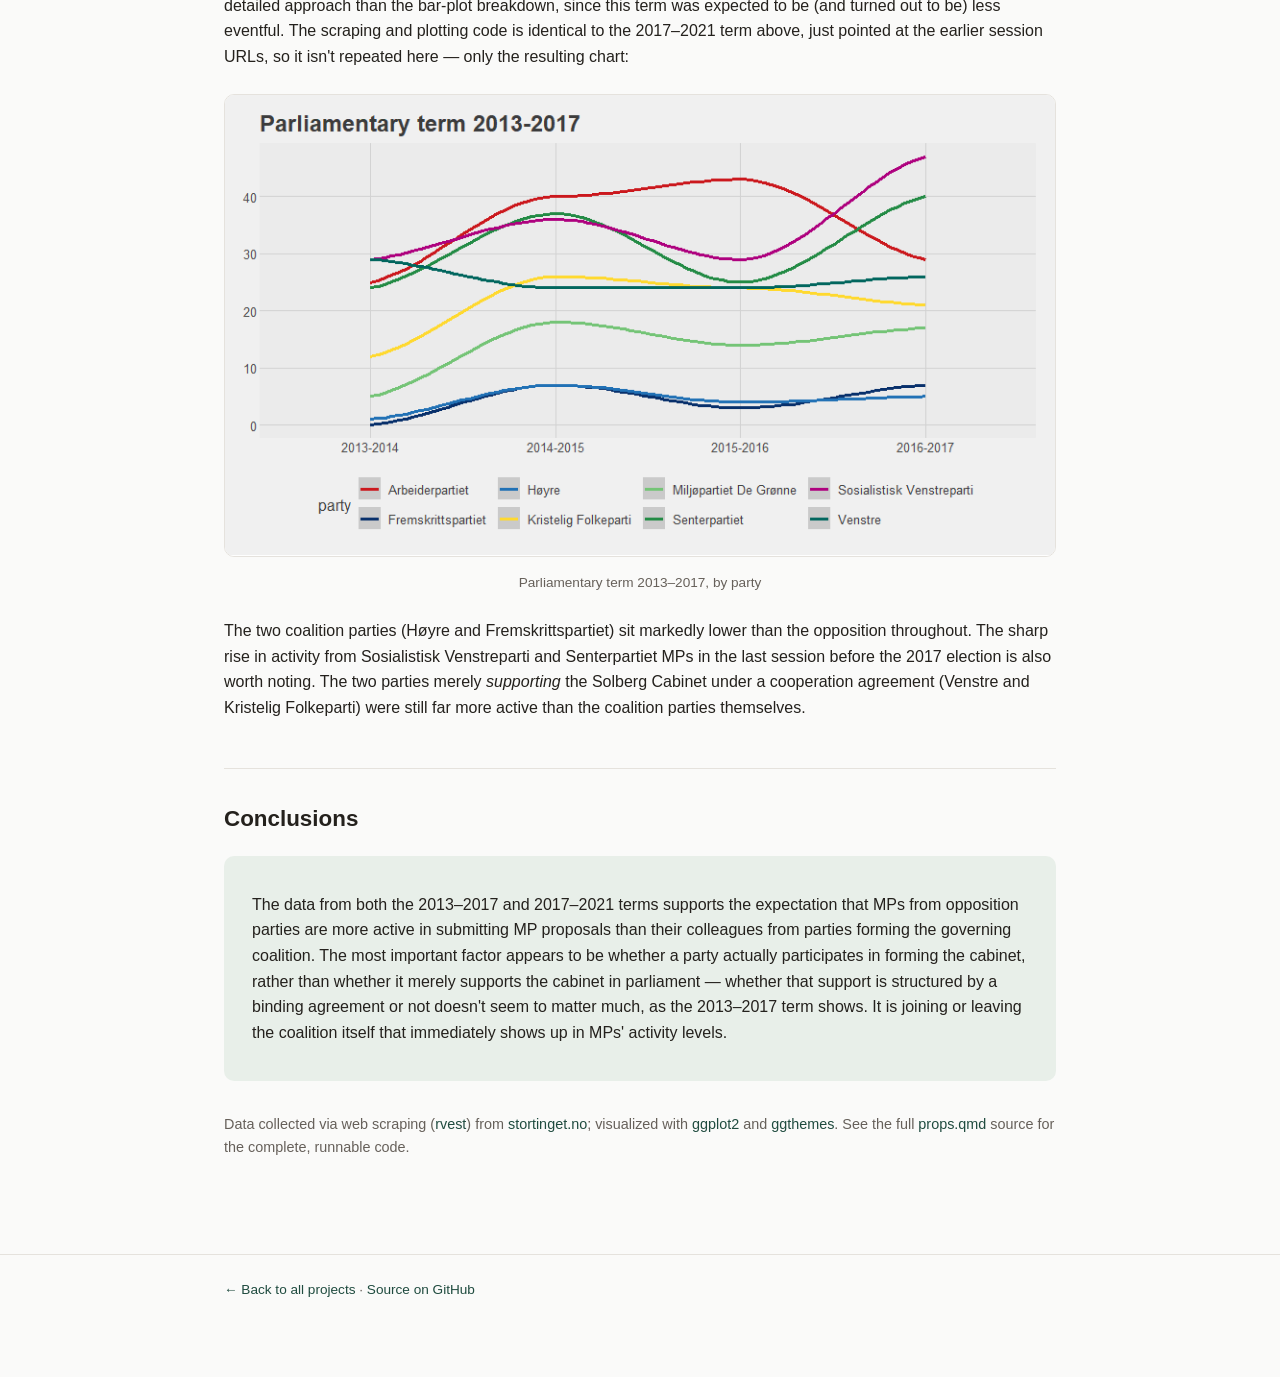
<file: docs/proposals.html>
<!DOCTYPE html>
<html lang="en">
<head>
<meta charset="UTF-8">
<meta name="viewport" content="width=device-width, initial-scale=1.0">
<title>MP Proposals &amp; Opposition Status — Aga Sadlowska</title>
<meta name="description" content="Does opposition status predict how many MP proposals Norwegian parties' MPs submit? A web-scraped analysis of Stortinget data, 2013–2021.">
<link rel="stylesheet" href="assets/style.css">
</head>
<body>

<header class="site-header">
  <div class="wrap">
    <p class="breadcrumb"><a href="index.html">← All projects</a></p>
    <p class="eyebrow">R · Web scraping · Statistics</p>
    <h1>Do Norwegian MPs submit more MP proposals when their party is in opposition?</h1>
    <p class="lede">A web-scraped analysis of Stortinget data testing whether opposition status predicts how active a party's MPs are in submitting proposals, across the 2013–2017 and 2017–2021 parliamentary terms.</p>
    <div class="meta-row">
      <span class="pill">Author: Aga Sadlowska</span>
      <span class="pill">27.05.2021</span>
    </div>
    <div class="resource-row">
      <a class="btn" href="https://github.com/agasadlowska/R_projects/tree/main/Proposals">View repository</a>
      <a class="btn" href="assets/proposals/props.pdf">Full PDF report</a>
    </div>
  </div>
</header>

<main>
  <div class="wrap">
    <article class="project">

      <div class="authorship-box">
        <span class="badge">🎓</span>
        <p><strong>University course project</strong> — University of Oslo, 2021.</p>
      </div>

      <h2>The aim of the project</h2>
      <p>The aim of this project is to assess if the number of MP proposals submitted to the Norwegian parliament in the last two terms by MPs from different parties is correlated with whether their party has been part of the incumbent prime minister Erna Solberg's government coalition. The expectation is to find more activity on the part of MPs from opposition parties than the ones from parties forming the Solberg Cabinet, because without their own people in governmental positions, the parliament is the best arena for political parties to influence policy and mark and communicate their stance.</p>

      <h2>The political situation</h2>
      <p>The Solberg Cabinet took office in October 2013 after the 2013 parliamentary election and held power after the 2017 parliamentary election, governing through two parliamentary terms. In the first term, 2013–2017, it was a minority government formed by the prime minister's party Høyre and her coalition partner, Fremskrittspartiet, supported by Venstre and Kristelig Folkeparti through a binding cooperation agreement signed at the start of the term.</p>
      <p>The second term, 2017–2021, was more eventful:</p>
      <ul>
        <li>Kristelig Folkeparti decided not to sign a new cooperation agreement at the beginning of the term.</li>
        <li>Venstre started coalition negotiations with Høyre and Fremskrittspartiet and joined the cabinet in January 2018.</li>
        <li>In January 2019, Kristelig Folkeparti joined the coalition as well, making the government a majority coalition.</li>
        <li>In January 2020, Fremskrittspartiet left the coalition in an atmosphere of conflict, disagreeing with the three other partners' decision to bring a former female Norwegian ISIS member back to Norway from the al-Hol refugee camp to secure medical treatment for her children.</li>
      </ul>

      <h2>Data</h2>
      <p>The data comes from Stortinget's website, where MP proposals can be sorted by party, with the number of proposals shown next to each party's name, one page per session. Data was collected by web scraping four separate URLs per parliamentary term. The 2017–2021 term was analyzed first, as it was expected to show more interesting variation given the mid-term coalition changes above.</p>
      <p>It's worth noting that the data shows the number of proposals each party's MPs <em>contributed to submitting</em>, not the number of proposals submitted by each party — a single proposal is often submitted by MPs from more than one party, so it can appear in more than one party's count. The numbers still reveal which party's MPs have been the most active, which is the actual research question here.</p>
      <p>Each session page is scraped and parsed into a party/count data frame with the same function:</p>

<pre><code>links_2017_2021 &lt;- list(
  "https://www.stortinget.no/no/saker-og-publikasjoner/publikasjoner/representantforslag/?tab=Party&amp;pid=2017-2018&amp;m=all",
  "https://www.stortinget.no/no/saker-og-publikasjoner/publikasjoner/representantforslag/?tab=Party&amp;pid=2018-2019&amp;m=all",
  "https://www.stortinget.no/no/saker-og-publikasjoner/publikasjoner/representantforslag/?tab=Party&amp;pid=2019-2020&amp;m=all",
  "https://www.stortinget.no/no/saker-og-publikasjoner/publikasjoner/representantforslag/?tab=Party&amp;pid=2020-2021&amp;m=all"
)

scrape_and_clean &lt;- function(url) {
  props &lt;- read_html(url) %&gt;%
    html_nodes(css = ".grey-bar__header") %&gt;%
    html_text(trim = TRUE)
  df &lt;- data.frame("party_number" = props)
  df %&gt;%
    separate(party_number, into = c("party", "proposals"),
             sep = "[(,)]", convert = TRUE) %&gt;%
    arrange(desc(party))
}

proplist &lt;- lapply(links_2017_2021, scrape_and_clean)
</code></pre>

      <p>Parties with zero proposals in a session aren't listed on the page at all, so they have to be added back in by hand — e.g. Høyre, Venstre and Kristelig Folkeparti submitted nothing in 2019–2020:</p>

<pre><code>df_gov &lt;- data.frame("party" = c("Høyre", "Venstre", "Kristelig Folkeparti"),
                     "proposals" = c(0, 0, 0))

proplist$session_2019_2020 &lt;- rbind(df_gov, proplist$session_2019_2020)
</code></pre>

      <h2>Analysis of the 2017&ndash;2021 term</h2>
      <p>Four bar plots, one per session, visualize the number of proposals each party's MPs contributed to submitting:</p>

<pre><code>plot_em &lt;- function(proplist) {
  ggplot(data = proplist,
         mapping = aes(x = proposals, y = reorder(party, proposals), fill = party)) +
    geom_bar(stat = "identity", show.legend = FALSE) +
    scale_fill_manual(values = party_color) +
    theme_fivethirtyeight() +
    geom_text(mapping = aes(label = proposals), size = 3)
}
</code></pre>

      <figure>
        <img src="assets/proposals/session-2017-2018.png" alt="Bar chart: MP proposals by party, session 2017-2018">
      </figure>
      <figure>
        <img src="assets/proposals/session-2018-2019.png" alt="Bar chart: MP proposals by party, session 2018-2019">
      </figure>
      <figure>
        <img src="assets/proposals/session-2019-2020.png" alt="Bar chart: MP proposals by party, session 2019-2020">
      </figure>
      <figure>
        <img src="assets/proposals/session-2020-2021.png" alt="Bar chart: MP proposals by party, session 2020-2021">
        <figcaption>MP proposals contributed to, by party and session, 2017&ndash;2021</figcaption>
      </figure>

      <p>The plots support the expectation that opposition MPs are more active. Sosialistisk Venstreparti, Senterpartiet and Arbeiderpartiet — three parties that ruled together from 2005 to 2013 and are perceived as a left-wing alternative to the Solberg Cabinet — top every graph, together with Rødt. That held until Fremskrittspartiet awakened in the 2019&ndash;2020 session (half of which they spent in opposition) and topped the graph with 105 proposals in 2020&ndash;2021, once they were fully outside the coalition. Venstre, who spent half of 2017&ndash;2018 in opposition, was markedly more active that session (12 proposals) than in any that followed. Kristelig Folkeparti, who didn't join the cabinet until January 2019, contributed to 40 proposals in 2017&ndash;2018 before going quiet in later sessions.</p>

      <p>The sharp rise in Fremskrittspartiet's activity is especially striking as a line chart:</p>

<pre><code>ggplot(data = total_frame) +
  geom_smooth(mapping = aes(x = session, y = proposals, group = party, color = party)) +
  scale_color_manual(values = party_color) +
  labs(title = "Parliamentary term 2017-2021", x = "", y = "") +
  theme_fivethirtyeight()
</code></pre>

      <figure>
        <img src="assets/proposals/line-2017-2021.png" alt="Line chart: MP proposals by party across the 2017-2021 parliamentary term">
        <figcaption>Parliamentary term 2017&ndash;2021, by party</figcaption>
      </figure>

      <h2>Test on the 2013&ndash;2017 term</h2>
      <p>To test these expectations against the earlier term, a single line chart visualizes the overall tendencies — a less detailed approach than the bar-plot breakdown, since this term was expected to be (and turned out to be) less eventful. The scraping and plotting code is identical to the 2017&ndash;2021 term above, just pointed at the earlier session URLs, so it isn't repeated here — only the resulting chart:</p>

      <figure>
        <img src="assets/proposals/line-2013-2017.png" alt="Line chart: MP proposals by party across the 2013-2017 parliamentary term">
        <figcaption>Parliamentary term 2013&ndash;2017, by party</figcaption>
      </figure>

      <p>The two coalition parties (Høyre and Fremskrittspartiet) sit markedly lower than the opposition throughout. The sharp rise in activity from Sosialistisk Venstreparti and Senterpartiet MPs in the last session before the 2017 election is also worth noting. The two parties merely <em>supporting</em> the Solberg Cabinet under a cooperation agreement (Venstre and Kristelig Folkeparti) were still far more active than the coalition parties themselves.</p>

      <h2>Conclusions</h2>
      <div class="conclusion-list">
        <p>The data from both the 2013&ndash;2017 and 2017&ndash;2021 terms supports the expectation that MPs from opposition parties are more active in submitting MP proposals than their colleagues from parties forming the governing coalition. The most important factor appears to be whether a party actually participates in forming the cabinet, rather than whether it merely supports the cabinet in parliament &mdash; whether that support is structured by a binding agreement or not doesn't seem to matter much, as the 2013&ndash;2017 term shows. It is joining or leaving the coalition itself that immediately shows up in MPs' activity levels.</p>
      </div>

      <p style="margin-top:32px; color: var(--text-muted); font-size: 0.9rem;">Data collected via web scraping (<a href="https://rvest.tidyverse.org/">rvest</a>) from <a href="https://www.stortinget.no/">stortinget.no</a>; visualized with <a href="https://ggplot2.tidyverse.org/">ggplot2</a> and <a href="https://jrnold.github.io/ggthemes/">ggthemes</a>. See the full <a href="https://github.com/agasadlowska/R_projects/blob/main/Proposals/props.qmd">props.qmd</a> source for the complete, runnable code.</p>

    </article>
  </div>
</main>

<footer class="site-footer">
  <div class="wrap">
    <a href="index.html">← Back to all projects</a> · <a href="https://github.com/agasadlowska/R_projects">Source on GitHub</a>
  </div>
</footer>

</body>
</html>
</file>
<file: docs/assets/style.css>
:root {
  --bg: #fafaf9;
  --surface: #ffffff;
  --border: #e5e2dd;
  --text: #24211d;
  --text-muted: #66605a;
  --accent: #1f4b3f;
  --accent-soft: #e8efe9;
  --radius: 10px;
  --max-width: 880px;
}

* { box-sizing: border-box; }

html { scroll-behavior: smooth; }

body {
  margin: 0;
  font-family: -apple-system, BlinkMacSystemFont, "Segoe UI", Roboto, Helvetica, Arial, sans-serif;
  background: var(--bg);
  color: var(--text);
  line-height: 1.6;
}

a { color: var(--accent); text-decoration: none; }
a:hover { text-decoration: underline; }

header.site-header {
  border-bottom: 1px solid var(--border);
  background: var(--surface);
}

.wrap {
  max-width: var(--max-width);
  margin: 0 auto;
  padding: 0 24px;
}

.site-header .wrap {
  padding-top: 40px;
  padding-bottom: 32px;
}

.eyebrow {
  text-transform: uppercase;
  letter-spacing: 0.08em;
  font-size: 0.75rem;
  color: var(--text-muted);
  font-weight: 600;
  margin: 0 0 8px;
}

h1 {
  font-size: 2rem;
  margin: 0 0 12px;
  letter-spacing: -0.01em;
}

.byline {
  margin: 0 0 12px;
  font-size: 1rem;
  color: var(--accent);
  font-weight: 600;
}

.lede {
  color: var(--text-muted);
  font-size: 1.05rem;
  max-width: 640px;
  margin: 0;
}

main { padding: 40px 0 80px; }

.section-title {
  font-size: 0.85rem;
  text-transform: uppercase;
  letter-spacing: 0.08em;
  color: var(--text-muted);
  font-weight: 600;
  margin: 0 0 20px;
}

.project-grid {
  display: grid;
  grid-template-columns: repeat(auto-fill, minmax(280px, 1fr));
  gap: 20px;
}

.card {
  background: var(--surface);
  border: 1px solid var(--border);
  border-radius: var(--radius);
  padding: 24px;
  display: flex;
  flex-direction: column;
  gap: 12px;
  transition: border-color 0.15s ease, transform 0.15s ease;
}

.card:hover {
  border-color: var(--accent);
  transform: translateY(-2px);
}

.card h2 {
  margin: 0;
  font-size: 1.15rem;
}

.card p {
  margin: 0;
  color: var(--text-muted);
  font-size: 0.95rem;
}

.tag-row {
  display: flex;
  flex-wrap: wrap;
  gap: 6px;
  margin-top: auto;
}

.tag {
  font-size: 0.72rem;
  background: var(--accent-soft);
  color: var(--accent);
  padding: 3px 9px;
  border-radius: 999px;
  font-weight: 600;
}

.card-link {
  font-size: 0.9rem;
  font-weight: 600;
}

footer.site-footer {
  border-top: 1px solid var(--border);
  color: var(--text-muted);
  font-size: 0.85rem;
  padding: 24px 0 40px;
}

/* Project detail page */
.breadcrumb {
  font-size: 0.85rem;
  margin-bottom: 16px;
}

.meta-row {
  display: flex;
  flex-wrap: wrap;
  gap: 8px;
  margin: 16px 0 8px;
}

.pill {
  font-size: 0.8rem;
  border: 1px solid var(--border);
  border-radius: 999px;
  padding: 4px 12px;
  color: var(--text-muted);
}

.resource-row {
  display: flex;
  flex-wrap: wrap;
  gap: 12px;
  margin: 24px 0 8px;
}

.btn {
  display: inline-block;
  border: 1px solid var(--accent);
  color: var(--accent);
  border-radius: 999px;
  padding: 8px 16px;
  font-size: 0.9rem;
  font-weight: 600;
}

.btn:hover { background: var(--accent-soft); text-decoration: none; }

article.project h2 {
  margin-top: 48px;
  font-size: 1.4rem;
  border-top: 1px solid var(--border);
  padding-top: 32px;
}

article.project h3 {
  font-size: 1.1rem;
  margin-top: 28px;
}

article.project h4 {
  font-size: 1rem;
  margin-top: 20px;
  color: var(--text-muted);
}

article.project ul { padding-left: 22px; }

article.project pre {
  background: #1c1b19;
  color: #e7e4dd;
  border-radius: var(--radius);
  padding: 16px 18px;
  overflow-x: auto;
  font-size: 0.85rem;
}

article.project code {
  font-family: "SFMono-Regular", Consolas, "Liberation Mono", Menlo, monospace;
}

figure {
  margin: 24px 0;
  text-align: center;
}

figure img {
  max-width: 100%;
  border: 1px solid var(--border);
  border-radius: var(--radius);
  background: #fff;
}

figcaption {
  font-size: 0.85rem;
  color: var(--text-muted);
  margin-top: 8px;
}

.conclusion-list {
  background: var(--accent-soft);
  border-radius: var(--radius);
  padding: 20px 28px;
}

.authorship-box {
  display: flex;
  gap: 14px;
  align-items: flex-start;
  background: var(--surface);
  border: 1px solid var(--border);
  border-left: 4px solid var(--accent);
  border-radius: var(--radius);
  padding: 16px 20px;
  margin: 28px 0 8px;
  font-size: 0.92rem;
  color: var(--text);
}

.authorship-box .badge {
  flex-shrink: 0;
  font-size: 1.3rem;
  line-height: 1;
}

.authorship-box strong {
  color: var(--accent);
}

.authorship-box p {
  margin: 0;
}

article.project table {
  width: 100%;
  border-collapse: collapse;
  margin: 20px 0;
  font-size: 0.92rem;
}

article.project th,
article.project td {
  border: 1px solid var(--border);
  padding: 8px 14px;
  text-align: left;
}

article.project thead th {
  background: var(--accent-soft);
  color: var(--accent);
}

article.project tbody th {
  font-weight: 600;
  color: var(--text-muted);
}
</file>
